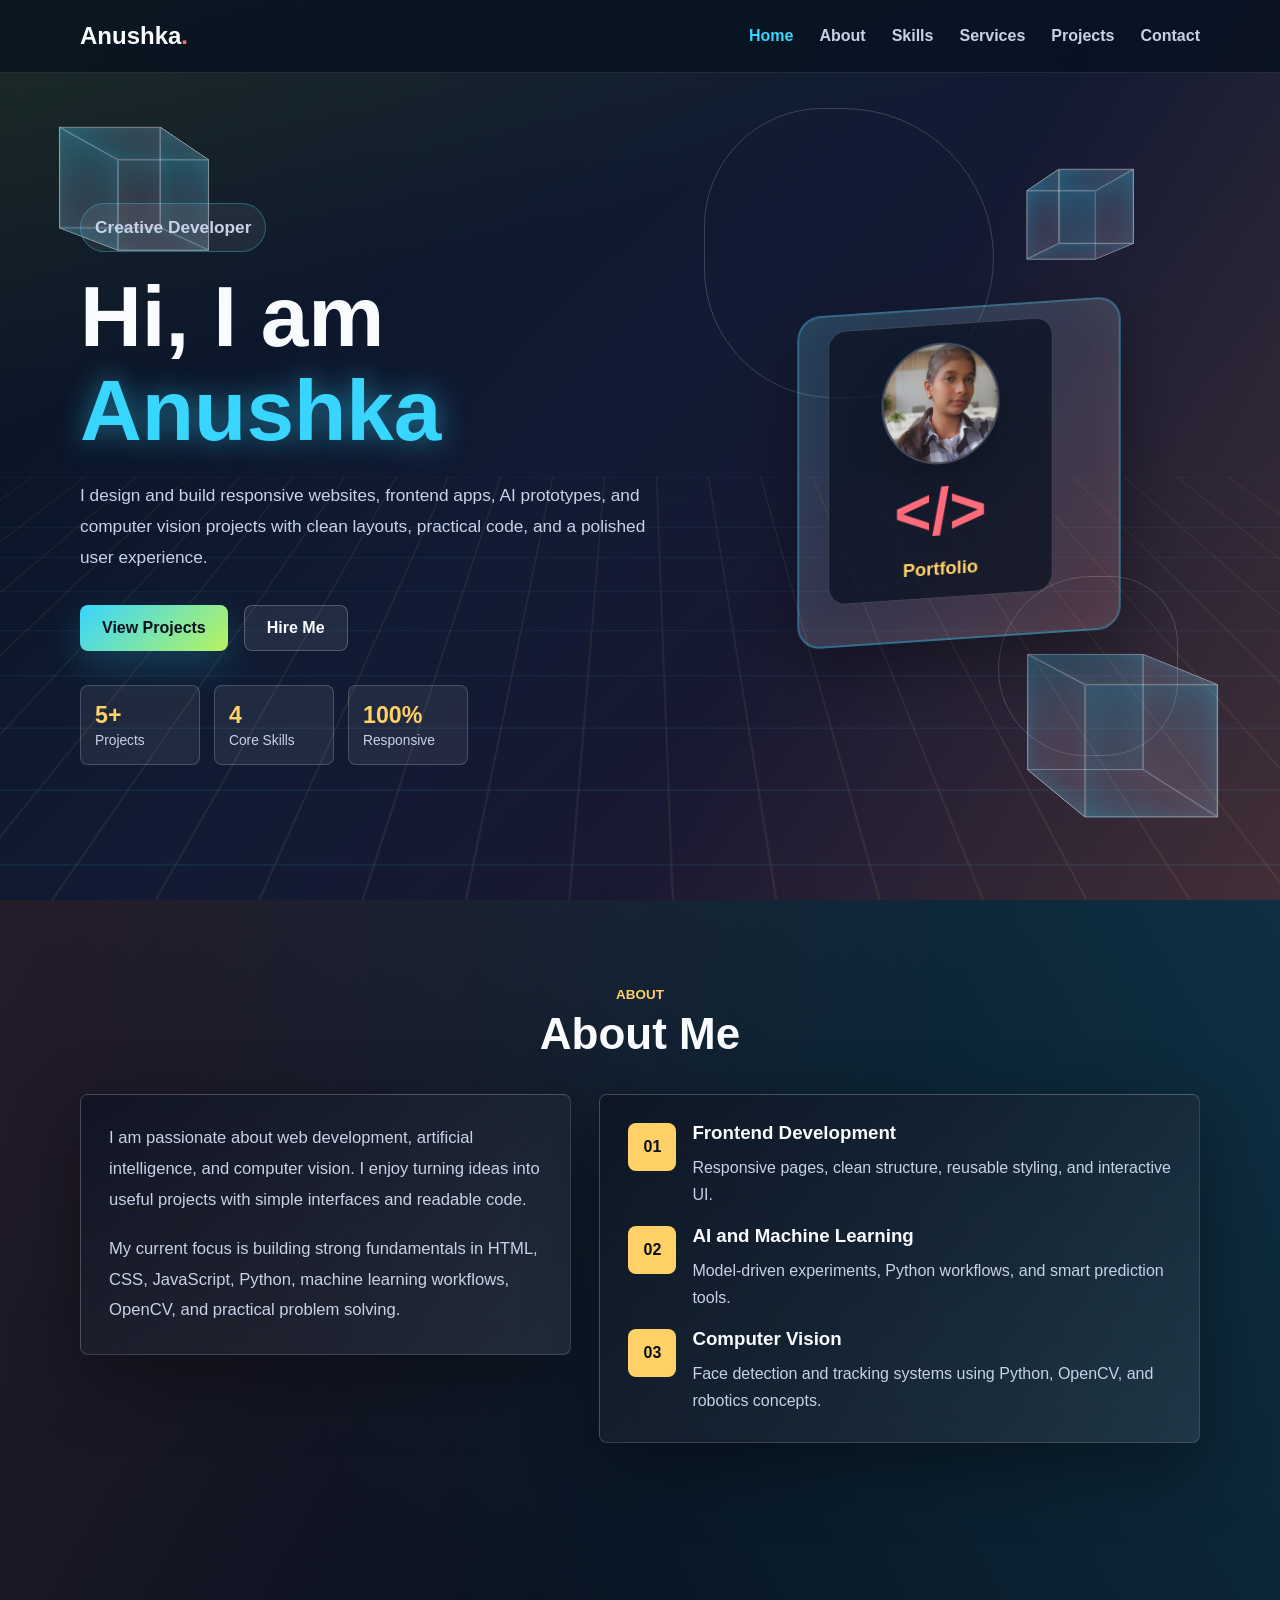
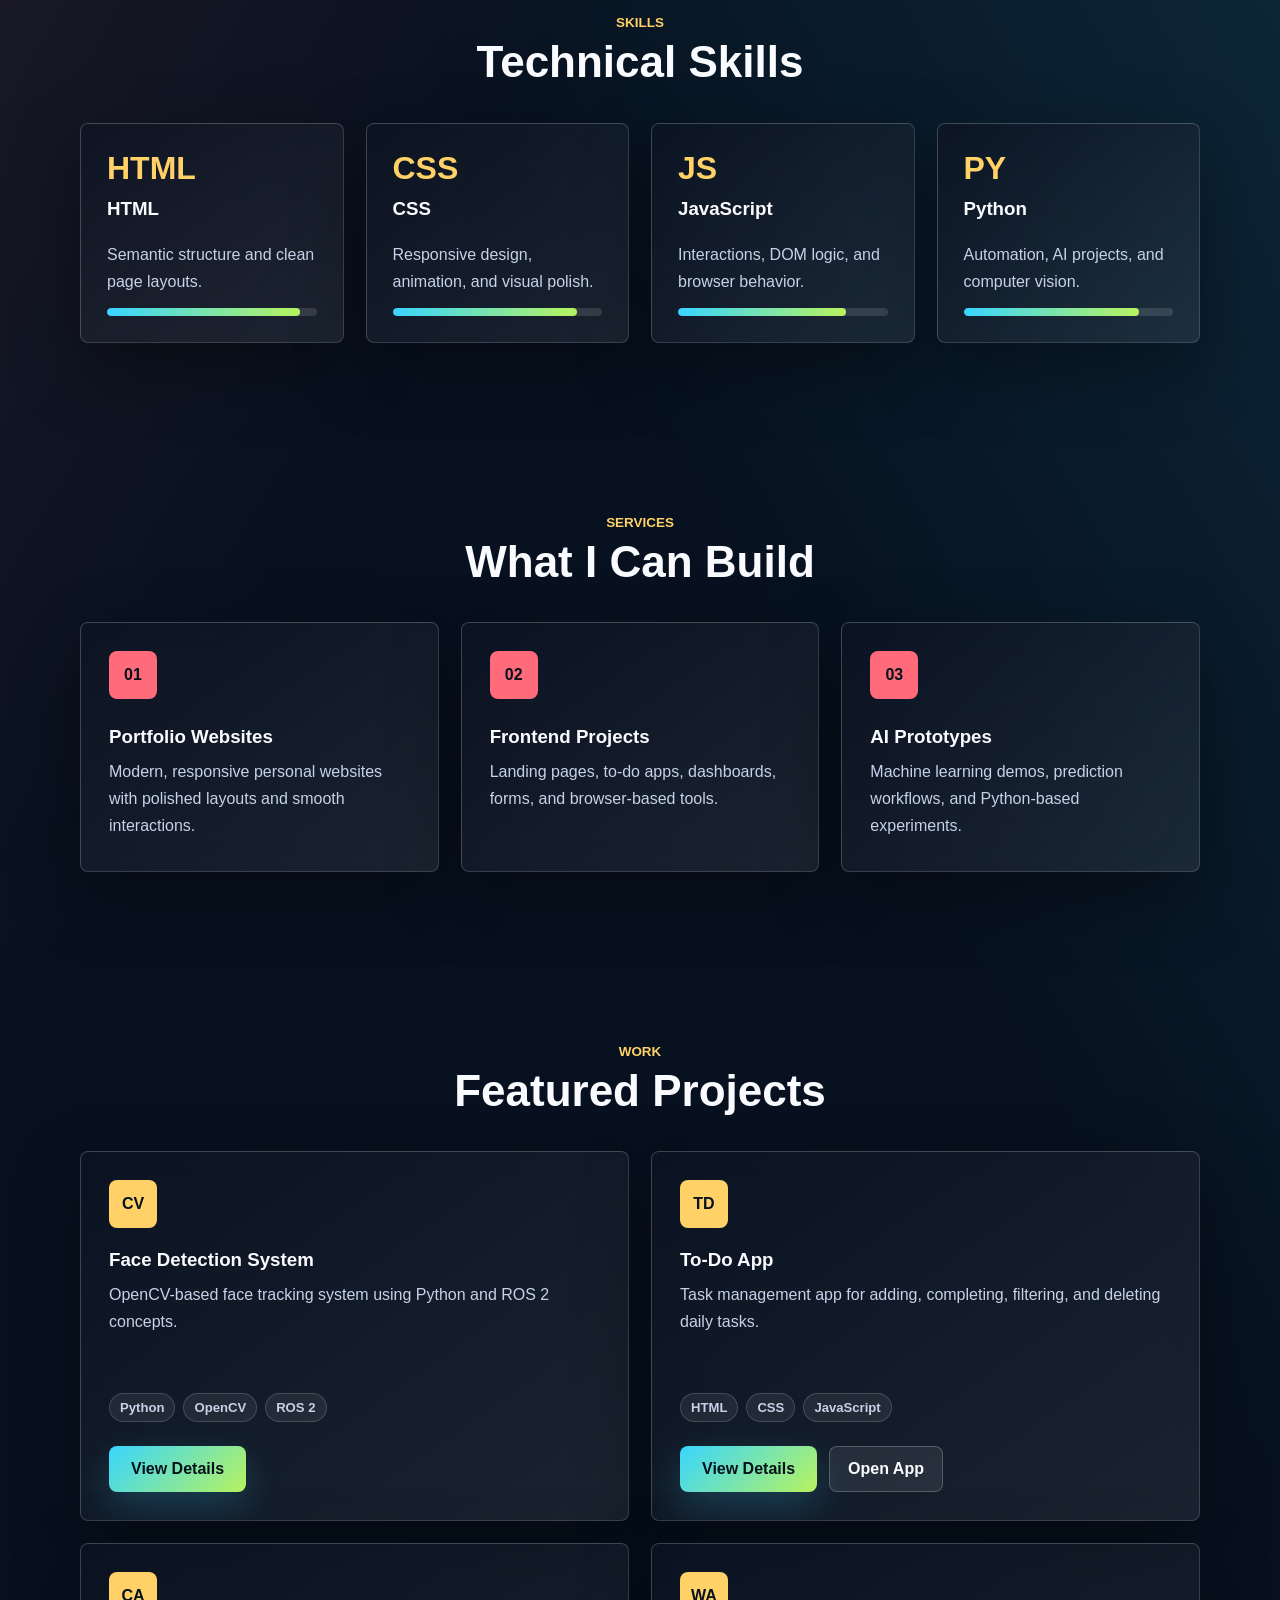
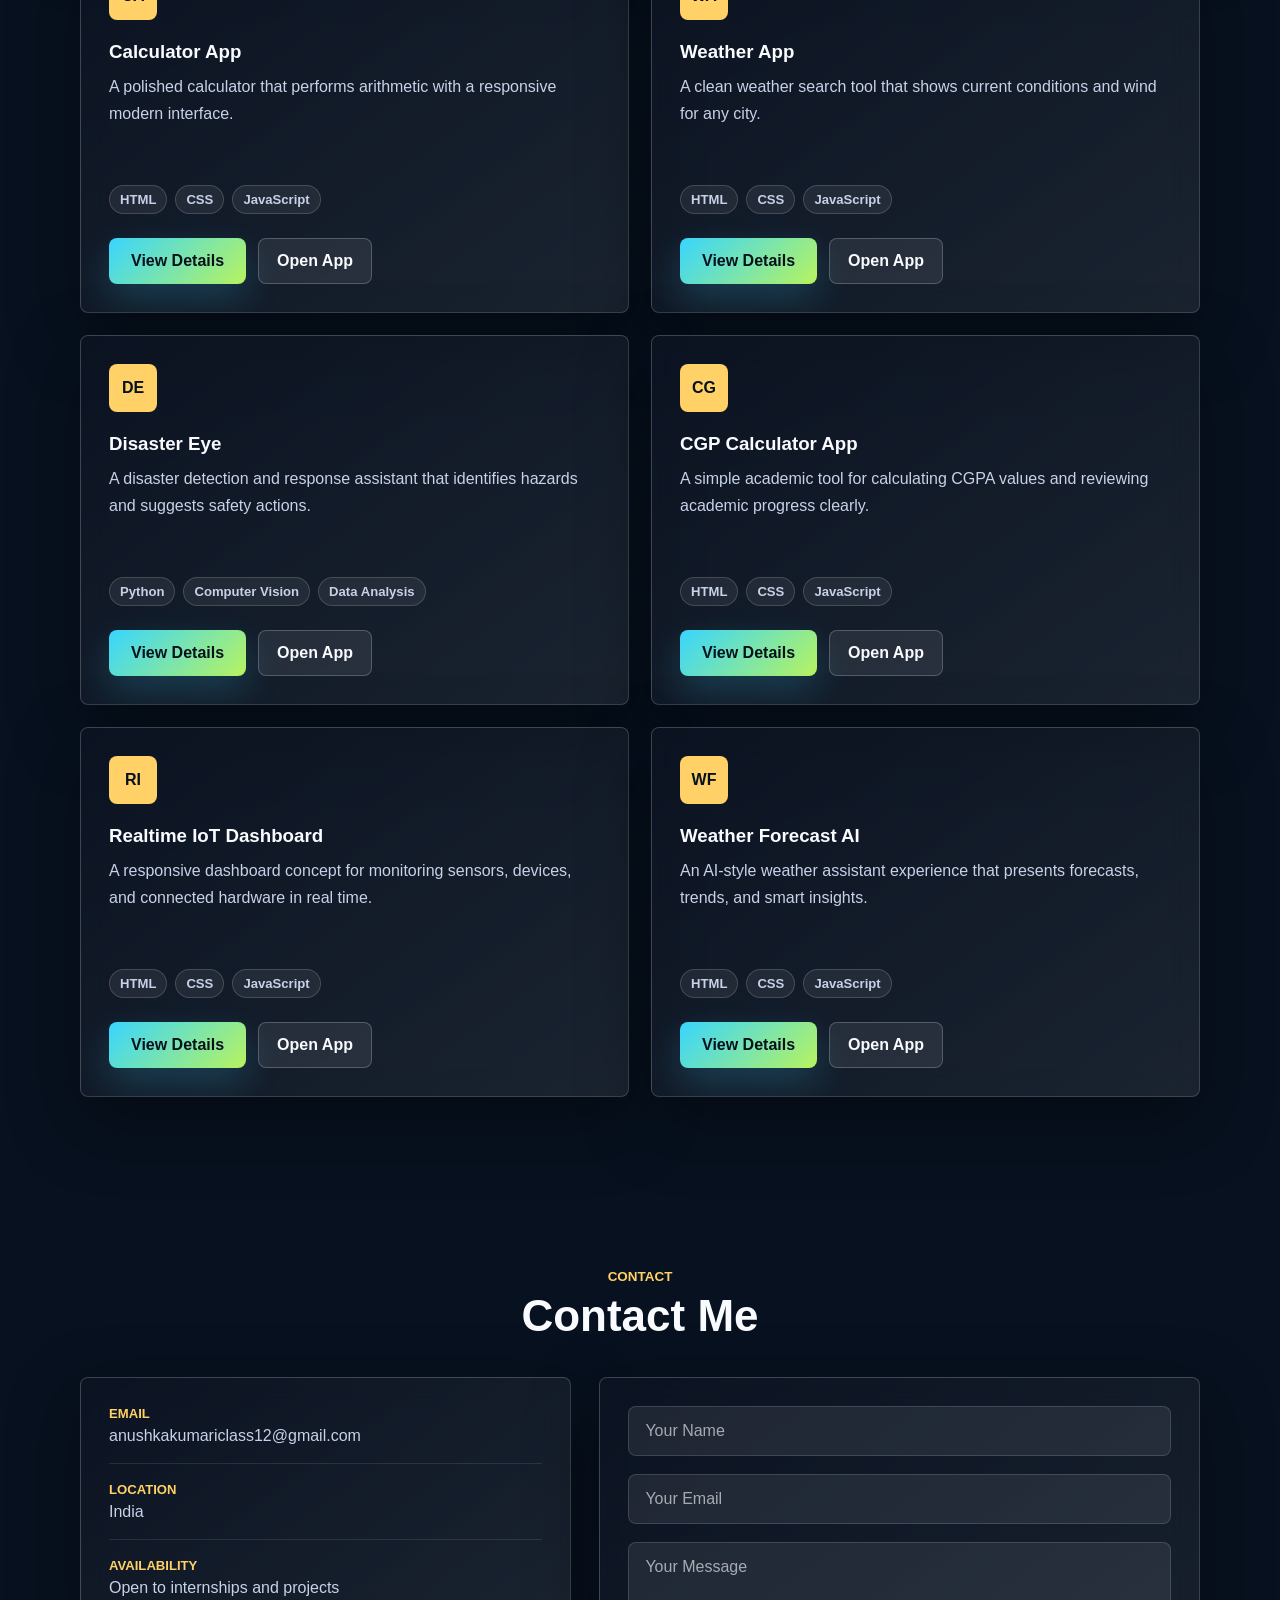
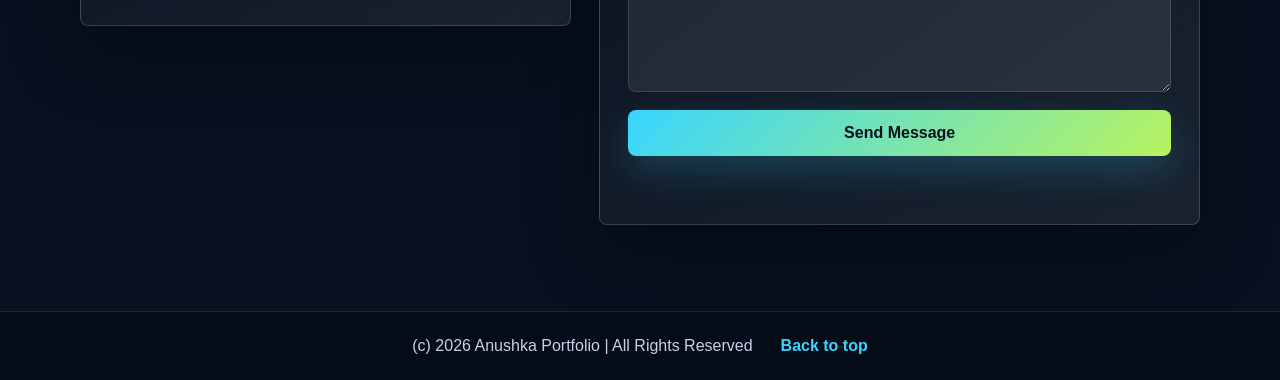
<file: index.html>
<!DOCTYPE html>
<html lang="en">
<head>
    <meta charset="UTF-8">
    <meta name="viewport" content="width=device-width, initial-scale=1.0">
    <meta name="description" content="Anushka portfolio website for web development, AI, machine learning, computer vision, and frontend projects.">
    <title>Anushka | Portfolio</title>
    <link rel="stylesheet" href="style.css">
</head>
<body>
    <div class="background-3d" aria-hidden="true">
        <div class="grid-floor"></div>
        <div class="orbital-ring ring-one"></div>
        <div class="orbital-ring ring-two"></div>

        <div class="cube cube-one">
            <span></span><span></span><span></span><span></span><span></span><span></span>
        </div>

        <div class="cube cube-two">
            <span></span><span></span><span></span><span></span><span></span><span></span>
        </div>

        <div class="cube cube-three">
            <span></span><span></span><span></span><span></span><span></span><span></span>
        </div>
    </div>

    <header class="site-header">
        <nav class="navbar" aria-label="Primary navigation">
            <a class="logo" href="#home">Anushka<span>.</span></a>

            <button class="menu-toggle" type="button" aria-label="Open navigation menu" aria-expanded="false">
                <span></span>
                <span></span>
                <span></span>
            </button>

            <ul class="nav-links">
                <li><a href="#home">Home</a></li>
                <li><a href="#about">About</a></li>
                <li><a href="#skills">Skills</a></li>
                <li><a href="#services">Services</a></li>
                <li><a href="#projects">Projects</a></li>
                <li><a href="#contact">Contact</a></li>
            </ul>
        </nav>
    </header>

    <main>
        <section class="hero reveal" id="home">
            <div class="hero-content">
                <p class="eyebrow">Creative Developer</p>
                <h1>Hi, I am <span>Anushka</span></h1>
                <p>
                    I design and build responsive websites, frontend apps, AI prototypes, and computer vision projects
                    with clean layouts, practical code, and a polished user experience.
                </p>

                <div class="hero-actions">
                    <a class="primary-btn" href="#projects">View Projects</a>
                    <a class="secondary-btn" href="#contact">Hire Me</a>
                </div>

                <div class="hero-stats" aria-label="Portfolio highlights">
                    <div>
                        <strong>5+</strong>
                        <span>Projects</span>
                    </div>
                    <div>
                        <strong>4</strong>
                        <span>Core Skills</span>
                    </div>
                    <div>
                        <strong>100%</strong>
                        <span>Responsive</span>
                    </div>
                </div>
            </div>

            <div class="hero-visual" aria-hidden="true">
                <div class="profile-ring">
                    <div class="profile-card">
                        <img class="profile-avatar" src="profile.jpg" alt="Profile image of Anushka" onerror="this.onerror=null; this.src='profile.svg';">
                        <span class="code-mark">&lt;/&gt;</span>
                        <span>Portfolio</span>
                    </div>
                </div>
            </div>
        </section>

        <section class="about reveal" id="about">
            <div class="section-heading">
                <p>About</p>
                <h2>About Me</h2>
            </div>

            <div class="about-grid">
                <div class="about-copy">
                    <p>
                        I am passionate about web development, artificial intelligence, and computer vision.
                        I enjoy turning ideas into useful projects with simple interfaces and readable code.
                    </p>
                    <p>
                        My current focus is building strong fundamentals in HTML, CSS, JavaScript, Python,
                        machine learning workflows, OpenCV, and practical problem solving.
                    </p>
                </div>

                <div class="timeline" aria-label="Learning path">
                    <div class="timeline-item">
                        <span>01</span>
                        <div>
                            <h3>Frontend Development</h3>
                            <p>Responsive pages, clean structure, reusable styling, and interactive UI.</p>
                        </div>
                    </div>
                    <div class="timeline-item">
                        <span>02</span>
                        <div>
                            <h3>AI and Machine Learning</h3>
                            <p>Model-driven experiments, Python workflows, and smart prediction tools.</p>
                        </div>
                    </div>
                    <div class="timeline-item">
                        <span>03</span>
                        <div>
                            <h3>Computer Vision</h3>
                            <p>Face detection and tracking systems using Python, OpenCV, and robotics concepts.</p>
                        </div>
                    </div>
                </div>
            </div>
        </section>

        <section class="skills reveal" id="skills">
            <div class="section-heading">
                <p>Skills</p>
                <h2>Technical Skills</h2>
            </div>

            <div class="skill-container">
                <article class="skill-card">
                    <span class="skill-symbol">HTML</span>
                    <h3>HTML</h3>
                    <p>Semantic structure and clean page layouts.</p>
                    <div class="skill-bar"><span style="width: 92%"></span></div>
                </article>

                <article class="skill-card">
                    <span class="skill-symbol">CSS</span>
                    <h3>CSS</h3>
                    <p>Responsive design, animation, and visual polish.</p>
                    <div class="skill-bar"><span style="width: 88%"></span></div>
                </article>

                <article class="skill-card">
                    <span class="skill-symbol">JS</span>
                    <h3>JavaScript</h3>
                    <p>Interactions, DOM logic, and browser behavior.</p>
                    <div class="skill-bar"><span style="width: 80%"></span></div>
                </article>

                <article class="skill-card">
                    <span class="skill-symbol">PY</span>
                    <h3>Python</h3>
                    <p>Automation, AI projects, and computer vision.</p>
                    <div class="skill-bar"><span style="width: 84%"></span></div>
                </article>
            </div>
        </section>

        <section class="services reveal" id="services">
            <div class="section-heading">
                <p>Services</p>
                <h2>What I Can Build</h2>
            </div>

            <div class="service-grid">
                <article class="service-card">
                    <span>01</span>
                    <h3>Portfolio Websites</h3>
                    <p>Modern, responsive personal websites with polished layouts and smooth interactions.</p>
                </article>

                <article class="service-card">
                    <span>02</span>
                    <h3>Frontend Projects</h3>
                    <p>Landing pages, to-do apps, dashboards, forms, and browser-based tools.</p>
                </article>

                <article class="service-card">
                    <span>03</span>
                    <h3>AI Prototypes</h3>
                    <p>Machine learning demos, prediction workflows, and Python-based experiments.</p>
                </article>
            </div>
        </section>

        <section class="projects reveal" id="projects">
            <div class="section-heading">
                <p>Work</p>
                <h2>Featured Projects</h2>
            </div>

            <div class="project-container">
                <article class="project-card">
                    <div class="project-icon">CV</div>
                    <h3>Face Detection System</h3>
                    <p>
                        OpenCV-based face tracking system using Python and ROS 2 concepts.
                    </p>
                    <ul>
                        <li>Python</li>
                        <li>OpenCV</li>
                        <li>ROS 2</li>
                    </ul>
                    <div class="project-actions">
                        <button type="button" data-project="face-detection">View Details</button>
                    </div>
                </article>

                <article class="project-card">
                    <div class="project-icon">TD</div>
                    <h3>To-Do App</h3>
                    <p>
                        Task management app for adding, completing, filtering, and deleting daily tasks.
                    </p>
                    <ul>
                        <li>HTML</li>
                        <li>CSS</li>
                        <li>JavaScript</li>
                    </ul>
                    <div class="project-actions">
                        <button type="button" data-project="todo-app">View Details</button>
                        <a class="project-link" href="todo-app.html">Open App</a>
                    </div>
                </article>

                <article class="project-card">
                    <div class="project-icon">CA</div>
                    <h3>Calculator App</h3>
                    <p>
                        A polished calculator that performs arithmetic with a responsive modern interface.
                    </p>
                    <ul>
                        <li>HTML</li>
                        <li>CSS</li>
                        <li>JavaScript</li>
                    </ul>
                    <div class="project-actions">
                        <button type="button" data-project="calculator-app">View Details</button>
                        <a class="project-link" href="calculator-app.html">Open App</a>
                    </div>
                </article>

                <article class="project-card">
                    <div class="project-icon">WA</div>
                    <h3>Weather App</h3>
                    <p>
                        A clean weather search tool that shows current conditions and wind for any city.
                    </p>
                    <ul>
                        <li>HTML</li>
                        <li>CSS</li>
                        <li>JavaScript</li>
                    </ul>
                    <div class="project-actions">
                        <button type="button" data-project="weather-app">View Details</button>
                        <a class="project-link" href="weather-app.html">Open App</a>
                    </div>
                </article>

                <article class="project-card">
                    <div class="project-icon">DE</div>
                    <h3>Disaster Eye</h3>
                    <p>
                        A disaster detection and response assistant that identifies hazards and suggests safety actions.
                    </p>
                    <ul>
                        <li>Python</li>
                        <li>Computer Vision</li>
                        <li>Data Analysis</li>
                    </ul>
                    <div class="project-actions">
                        <button type="button" data-project="disaster-eye">View Details</button>
                        <a class="project-link" href="disaster-eye.html">Open App</a>
                    </div>
                </article>

                <article class="project-card">
                    <div class="project-icon">CG</div>
                    <h3>CGP Calculator App</h3>
                    <p>
                        A simple academic tool for calculating CGPA values and reviewing academic progress clearly.
                    </p>
                    <ul>
                        <li>HTML</li>
                        <li>CSS</li>
                        <li>JavaScript</li>
                    </ul>
                    <div class="project-actions">
                        <button type="button" data-project="cgp-calculator">View Details</button>
                        <a class="project-link" href="cgp-calculator.html">Open App</a>
                    </div>
                </article>

                <article class="project-card">
                    <div class="project-icon">RI</div>
                    <h3>Realtime IoT Dashboard</h3>
                    <p>
                        A responsive dashboard concept for monitoring sensors, devices, and connected hardware in real time.
                    </p>
                    <ul>
                        <li>HTML</li>
                        <li>CSS</li>
                        <li>JavaScript</li>
                    </ul>
                    <div class="project-actions">
                        <button type="button" data-project="realtime-iot-dashboard">View Details</button>
                        <a class="project-link" href="realtime-iot-dashboard.html">Open App</a>
                    </div>
                </article>

                <article class="project-card">
                    <div class="project-icon">WF</div>
                    <h3>Weather Forecast AI</h3>
                    <p>
                        An AI-style weather assistant experience that presents forecasts, trends, and smart insights.
                    </p>
                    <ul>
                        <li>HTML</li>
                        <li>CSS</li>
                        <li>JavaScript</li>
                    </ul>
                    <div class="project-actions">
                        <button type="button" data-project="weather-forecast-ai">View Details</button>
                        <a class="project-link" href="weather-forecast-ai.html">Open App</a>
                    </div>
                </article>
            </div>
        </section>

        <section class="contact reveal" id="contact">
            <div class="section-heading">
                <p>Contact</p>
                <h2>Contact Me</h2>
            </div>

            <div class="contact-grid">
                <div class="contact-info">
                    <article>
                        <span>Email</span>
                        <a href="mailto:anushkakumariclass12@gmail.com">anushkakumariclass12@gmail.com</a>
                    </article>
                    <article>
                        <span>Location</span>
                        <p>India</p>
                    </article>
                    <article>
                        <span>Availability</span>
                        <p>Open to internships and projects</p>
                    </article>
                </div>

                <form>
                    <input type="text" name="name" placeholder="Your Name" required>
                    <input type="email" name="email" placeholder="Your Email" required>
                    <textarea name="message" placeholder="Your Message" required></textarea>
                    <button type="submit">Send Message</button>
                    <p class="form-status" role="status" aria-live="polite"></p>
                </form>
            </div>
        </section>
    </main>

    <div class="project-modal" aria-hidden="true">
        <div class="modal-panel" role="dialog" aria-modal="true" aria-labelledby="modal-title">
            <button class="modal-close" type="button" aria-label="Close project details">X</button>
            <span class="modal-tag"></span>
            <h2 id="modal-title"></h2>
            <p class="modal-description"></p>
            <div class="modal-list"></div>
        </div>
    </div>

    <footer>
        <p>(c) 2026 Anushka Portfolio | All Rights Reserved</p>
        <a href="#home">Back to top</a>
    </footer>

    <script src="script.js"></script>
</body>
</html>
</file>
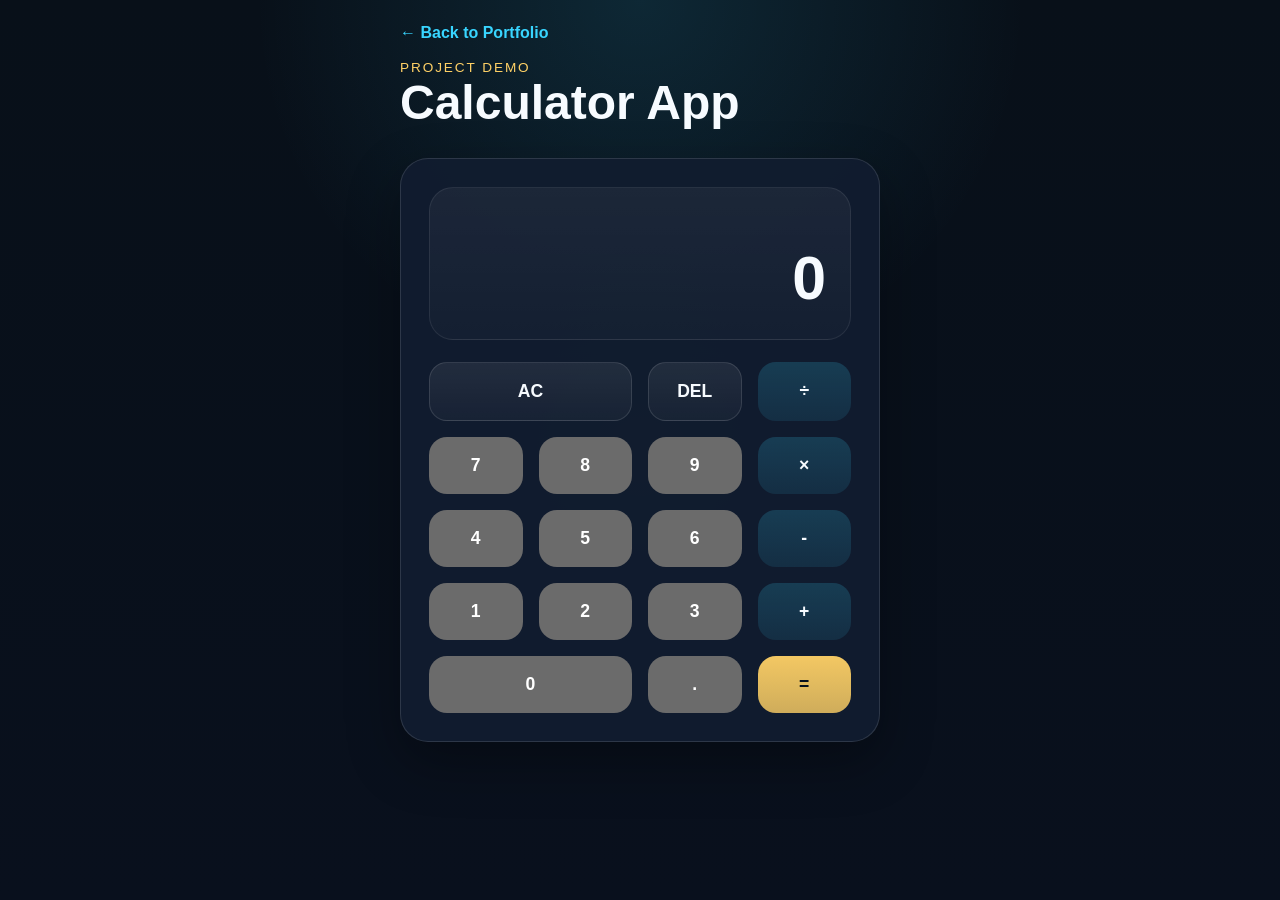
<file: calculator-app.html>
<!DOCTYPE html>
<html lang="en">
<head>
    <meta charset="UTF-8">
    <meta name="viewport" content="width=device-width, initial-scale=1.0">
    <meta name="description" content="A responsive calculator app built with HTML, CSS, and JavaScript for the portfolio website.">
    <title>Calculator App | Anushka Portfolio</title>
    <link rel="stylesheet" href="calculator-app.css">
</head>
<body>
    <main class="calculator-shell">
        <header class="calculator-header">
            <a class="back-link" href="index.html#projects">← Back to Portfolio</a>
            <div>
                <p>Project Demo</p>
                <h1>Calculator App</h1>
            </div>
        </header>

        <section class="calculator" aria-label="Calculator application">
            <div class="screen" aria-live="polite">
                <div class="previous-operand" data-previous-operand></div>
                <div class="current-operand" data-current-operand>0</div>
            </div>

            <div class="calculator-grid">
                <button class="span-two secondary" type="button" data-all-clear>AC</button>
                <button class="secondary" type="button" data-delete>DEL</button>
                <button class="operator" type="button" data-operation="÷">÷</button>
                <button type="button" data-number="7">7</button>
                <button type="button" data-number="8">8</button>
                <button type="button" data-number="9">9</button>
                <button class="operator" type="button" data-operation="×">×</button>
                <button type="button" data-number="4">4</button>
                <button type="button" data-number="5">5</button>
                <button type="button" data-number="6">6</button>
                <button class="operator" type="button" data-operation="-">-</button>
                <button type="button" data-number="1">1</button>
                <button type="button" data-number="2">2</button>
                <button type="button" data-number="3">3</button>
                <button class="operator" type="button" data-operation="+">+</button>
                <button class="span-two" type="button" data-number="0">0</button>
                <button type="button" data-number=".">.</button>
                <button class="operator equals" type="button" data-equals>=</button>
            </div>
        </section>
    </main>

    <script src="calculator-app.js"></script>
</body>
</html>
</file>
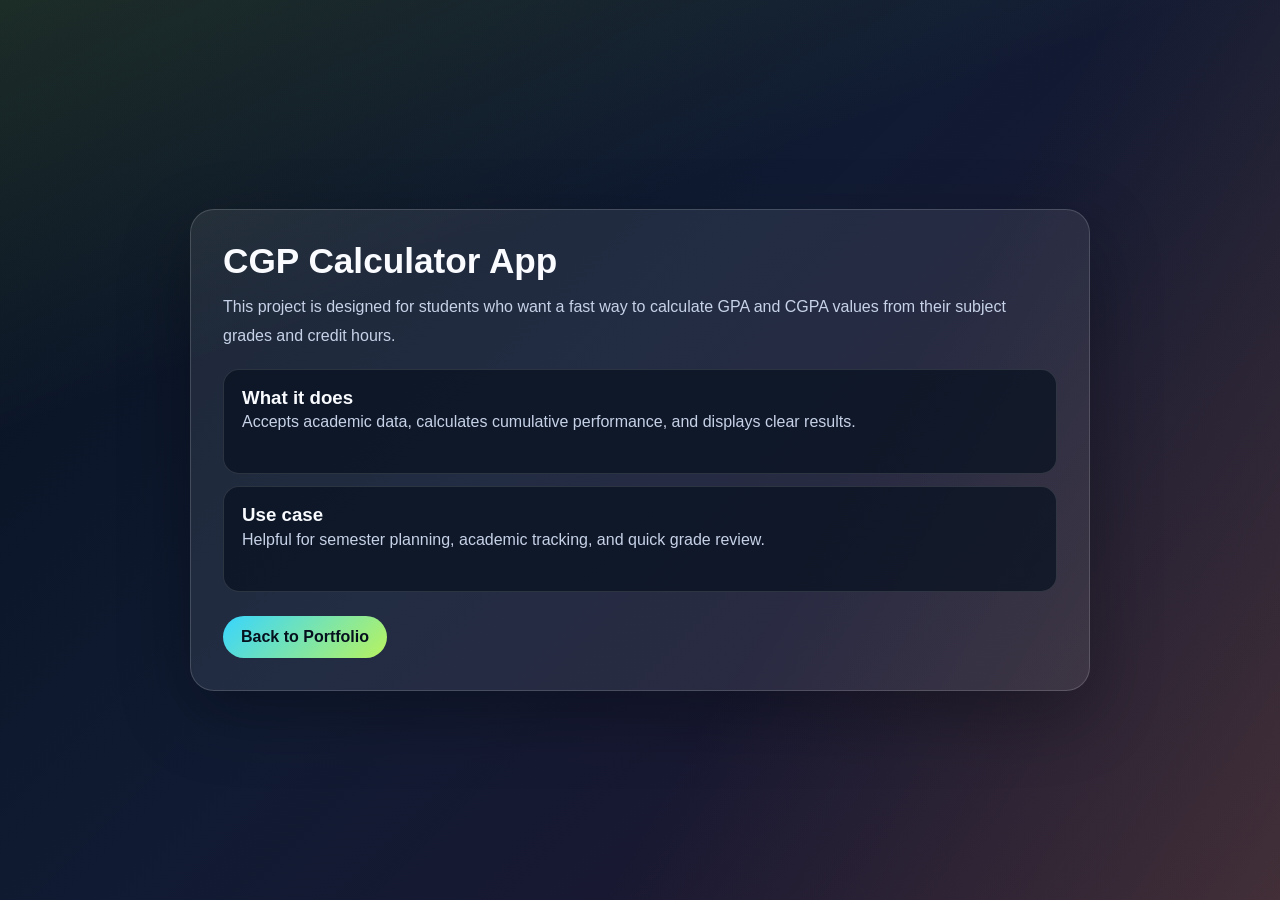
<file: cgp-calculator.html>
<!DOCTYPE html>
<html lang="en">
<head>
    <meta charset="UTF-8">
    <meta name="viewport" content="width=device-width, initial-scale=1.0">
    <title>CGP Calculator App | Anushka Portfolio</title>
    <link rel="stylesheet" href="style.css">
    <style>
        body { min-height: 100vh; display: flex; align-items: center; justify-content: center; padding: 32px; }
        .app-shell { width: min(900px, 100%); background: rgba(255,255,255,0.08); border: 1px solid rgba(255,255,255,0.16); border-radius: 24px; padding: 32px; box-shadow: 0 24px 70px rgba(0,0,0,0.3); }
        .app-shell h1 { margin-bottom: 12px; font-size: 2.2rem; }
        .app-shell p { color: var(--muted); line-height: 1.8; margin-bottom: 18px; }
        .card { padding: 18px; border-radius: 16px; background: rgba(7,17,31,0.7); border: 1px solid rgba(255,255,255,0.12); margin-top: 12px; }
        .back-link { display: inline-block; margin-top: 24px; padding: 12px 18px; border-radius: 999px; background: linear-gradient(135deg, var(--cyan), var(--lime)); color: #06111e; font-weight: 800; text-decoration: none; }
    </style>
</head>
<body>
    <div class="app-shell">
        <h1>CGP Calculator App</h1>
        <p>This project is designed for students who want a fast way to calculate GPA and CGPA values from their subject grades and credit hours.</p>
        <div class="card">
            <h3>What it does</h3>
            <p>Accepts academic data, calculates cumulative performance, and displays clear results.</p>
        </div>
        <div class="card">
            <h3>Use case</h3>
            <p>Helpful for semester planning, academic tracking, and quick grade review.</p>
        </div>
        <a class="back-link" href="index.html#projects">Back to Portfolio</a>
    </div>
</body>
</html>
</file>
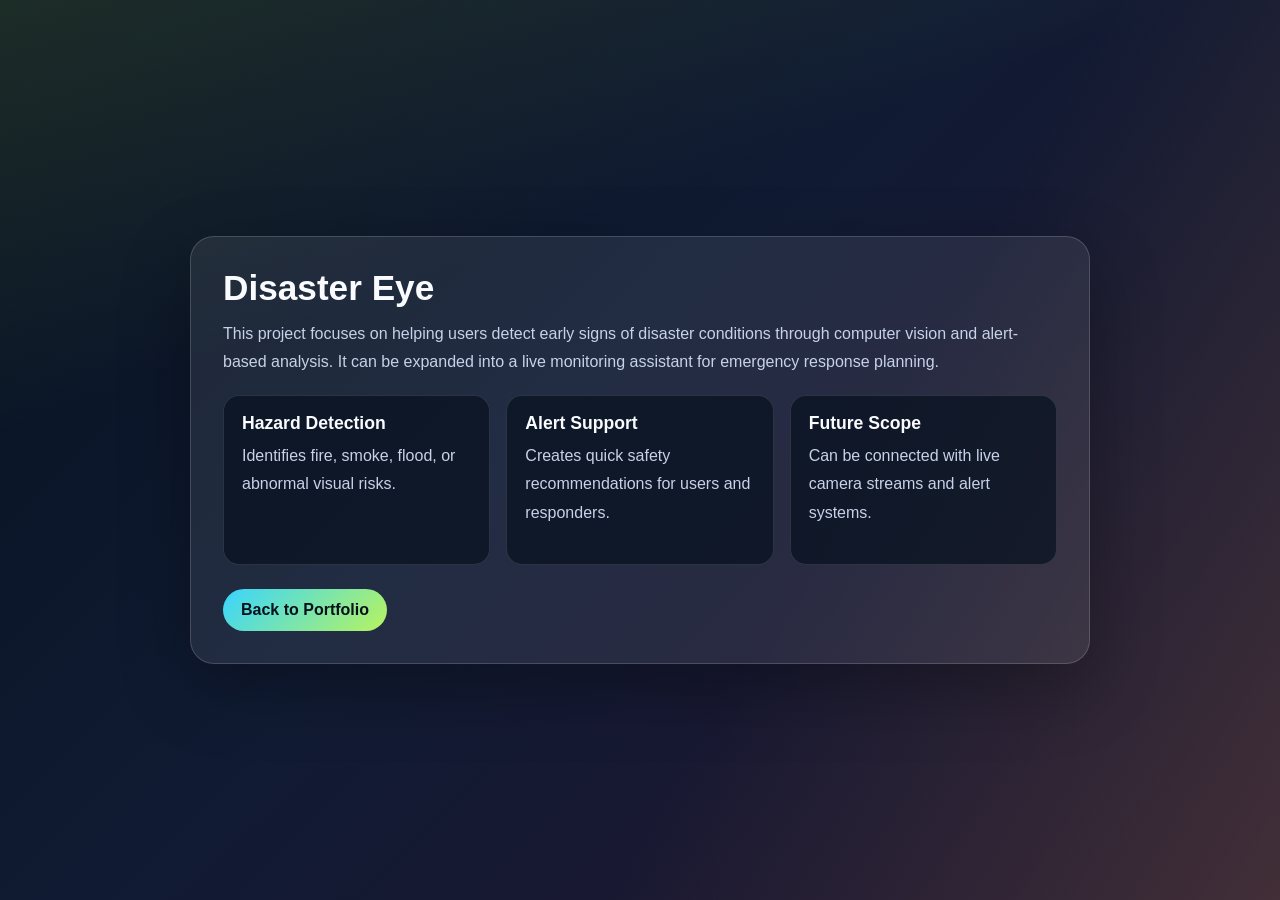
<file: disaster-eye.html>
<!DOCTYPE html>
<html lang="en">
<head>
    <meta charset="UTF-8">
    <meta name="viewport" content="width=device-width, initial-scale=1.0">
    <title>Disaster Eye | Anushka Portfolio</title>
    <link rel="stylesheet" href="style.css">
    <style>
        body {
            min-height: 100vh;
            display: flex;
            align-items: center;
            justify-content: center;
            padding: 32px;
        }
        .app-shell {
            width: min(900px, 100%);
            background: rgba(255, 255, 255, 0.08);
            border: 1px solid rgba(255,255,255,0.16);
            border-radius: 24px;
            padding: 32px;
            box-shadow: 0 24px 70px rgba(0,0,0,0.3);
        }
        .app-shell h1 { margin-bottom: 12px; font-size: 2.2rem; }
        .app-shell p { color: var(--muted); line-height: 1.8; margin-bottom: 18px; }
        .app-grid { display: grid; gap: 16px; grid-template-columns: repeat(auto-fit, minmax(220px, 1fr)); }
        .card { padding: 18px; border-radius: 16px; background: rgba(7, 17, 31, 0.7); border: 1px solid rgba(255,255,255,0.12); }
        .card h3 { margin-bottom: 8px; font-size: 1.1rem; }
        .back-link { display: inline-block; margin-top: 24px; padding: 12px 18px; border-radius: 999px; background: linear-gradient(135deg, var(--cyan), var(--lime)); color: #06111e; font-weight: 800; text-decoration: none; }
    </style>
</head>
<body>
    <div class="app-shell">
        <h1>Disaster Eye</h1>
        <p>This project focuses on helping users detect early signs of disaster conditions through computer vision and alert-based analysis. It can be expanded into a live monitoring assistant for emergency response planning.</p>
        <div class="app-grid">
            <div class="card">
                <h3>Hazard Detection</h3>
                <p>Identifies fire, smoke, flood, or abnormal visual risks.</p>
            </div>
            <div class="card">
                <h3>Alert Support</h3>
                <p>Creates quick safety recommendations for users and responders.</p>
            </div>
            <div class="card">
                <h3>Future Scope</h3>
                <p>Can be connected with live camera streams and alert systems.</p>
            </div>
        </div>
        <a class="back-link" href="index.html#projects">Back to Portfolio</a>
    </div>
</body>
</html>
</file>
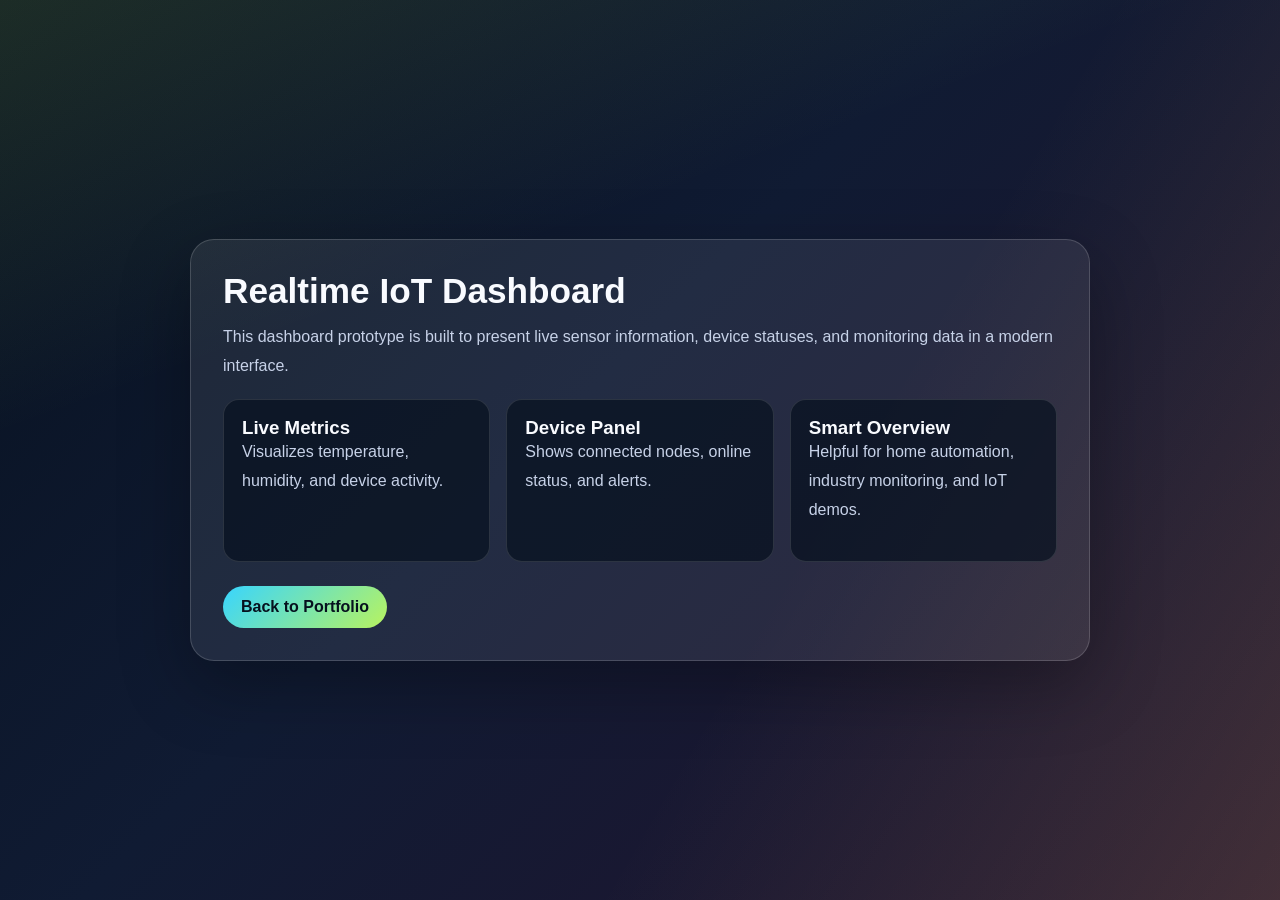
<file: realtime-iot-dashboard.html>
<!DOCTYPE html>
<html lang="en">
<head>
    <meta charset="UTF-8">
    <meta name="viewport" content="width=device-width, initial-scale=1.0">
    <title>Realtime IoT Dashboard | Anushka Portfolio</title>
    <link rel="stylesheet" href="style.css">
    <style>
        body { min-height: 100vh; display: flex; align-items: center; justify-content: center; padding: 32px; }
        .app-shell { width: min(900px, 100%); background: rgba(255,255,255,0.08); border: 1px solid rgba(255,255,255,0.16); border-radius: 24px; padding: 32px; box-shadow: 0 24px 70px rgba(0,0,0,0.3); }
        .app-shell h1 { margin-bottom: 12px; font-size: 2.2rem; }
        .app-shell p { color: var(--muted); line-height: 1.8; margin-bottom: 18px; }
        .grid { display: grid; gap: 16px; grid-template-columns: repeat(auto-fit, minmax(200px, 1fr)); }
        .card { padding: 18px; border-radius: 16px; background: rgba(7,17,31,0.7); border: 1px solid rgba(255,255,255,0.12); }
        .back-link { display: inline-block; margin-top: 24px; padding: 12px 18px; border-radius: 999px; background: linear-gradient(135deg, var(--cyan), var(--lime)); color: #06111e; font-weight: 800; text-decoration: none; }
    </style>
</head>
<body>
    <div class="app-shell">
        <h1>Realtime IoT Dashboard</h1>
        <p>This dashboard prototype is built to present live sensor information, device statuses, and monitoring data in a modern interface.</p>
        <div class="grid">
            <div class="card"><h3>Live Metrics</h3><p>Visualizes temperature, humidity, and device activity.</p></div>
            <div class="card"><h3>Device Panel</h3><p>Shows connected nodes, online status, and alerts.</p></div>
            <div class="card"><h3>Smart Overview</h3><p>Helpful for home automation, industry monitoring, and IoT demos.</p></div>
        </div>
        <a class="back-link" href="index.html#projects">Back to Portfolio</a>
    </div>
</body>
</html>
</file>
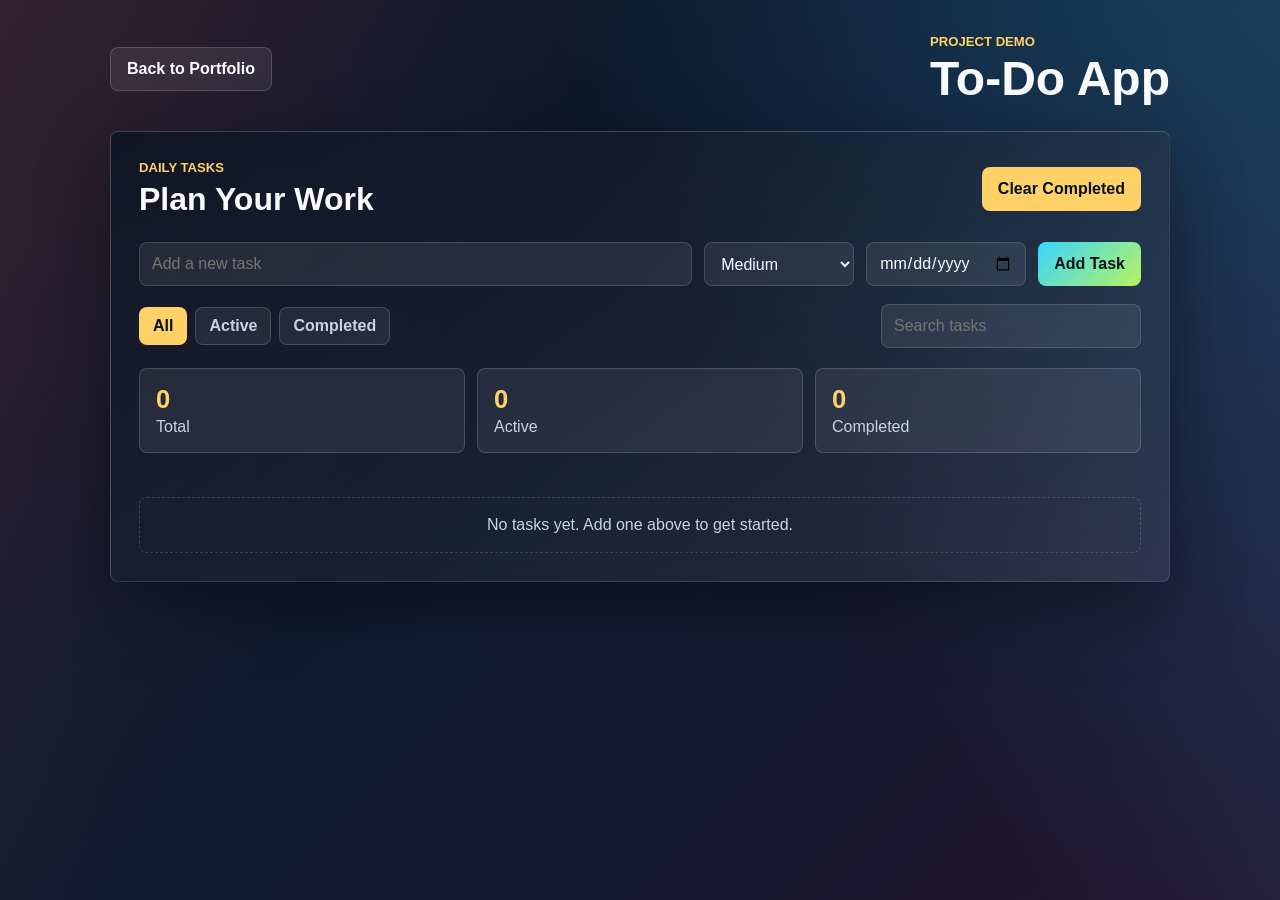
<file: todo-app.html>
<!DOCTYPE html>
<html lang="en">
<head>
    <meta charset="UTF-8">
    <meta name="viewport" content="width=device-width, initial-scale=1.0">
    <meta name="description" content="A responsive To-Do App project with task filters, priorities, due dates, and local storage.">
    <title>To-Do App | Anushka Portfolio</title>
    <link rel="stylesheet" href="todo-app.css">
</head>
<body>
    <main class="todo-shell">
        <header class="todo-header">
            <a href="index.html#projects">Back to Portfolio</a>
            <div>
                <p>Project Demo</p>
                <h1>To-Do App</h1>
            </div>
        </header>

        <section class="todo-panel" aria-labelledby="todo-form-title">
            <div class="panel-heading">
                <div>
                    <p>Daily Tasks</p>
                    <h2 id="todo-form-title">Plan Your Work</h2>
                </div>
                <button class="clear-completed" type="button">Clear Completed</button>
            </div>

            <form class="todo-form">
                <input type="text" name="task" placeholder="Add a new task" autocomplete="off" required>
                <select name="priority" aria-label="Task priority">
                    <option value="medium">Medium</option>
                    <option value="high">High</option>
                    <option value="low">Low</option>
                </select>
                <input type="date" name="dueDate" aria-label="Due date">
                <button type="submit">Add Task</button>
            </form>

            <div class="todo-tools">
                <div class="filters" aria-label="Task filters">
                    <button class="active" type="button" data-filter="all">All</button>
                    <button type="button" data-filter="active">Active</button>
                    <button type="button" data-filter="completed">Completed</button>
                </div>
                <input class="search-input" type="search" placeholder="Search tasks" aria-label="Search tasks">
            </div>

            <div class="todo-stats" aria-label="Task summary">
                <div>
                    <strong data-stat="total">0</strong>
                    <span>Total</span>
                </div>
                <div>
                    <strong data-stat="active">0</strong>
                    <span>Active</span>
                </div>
                <div>
                    <strong data-stat="completed">0</strong>
                    <span>Completed</span>
                </div>
            </div>

            <ul class="task-list" aria-live="polite"></ul>
            <p class="empty-state">No tasks yet. Add one above to get started.</p>
        </section>
    </main>

    <script src="todo-app.js"></script>
</body>
</html>
</file>
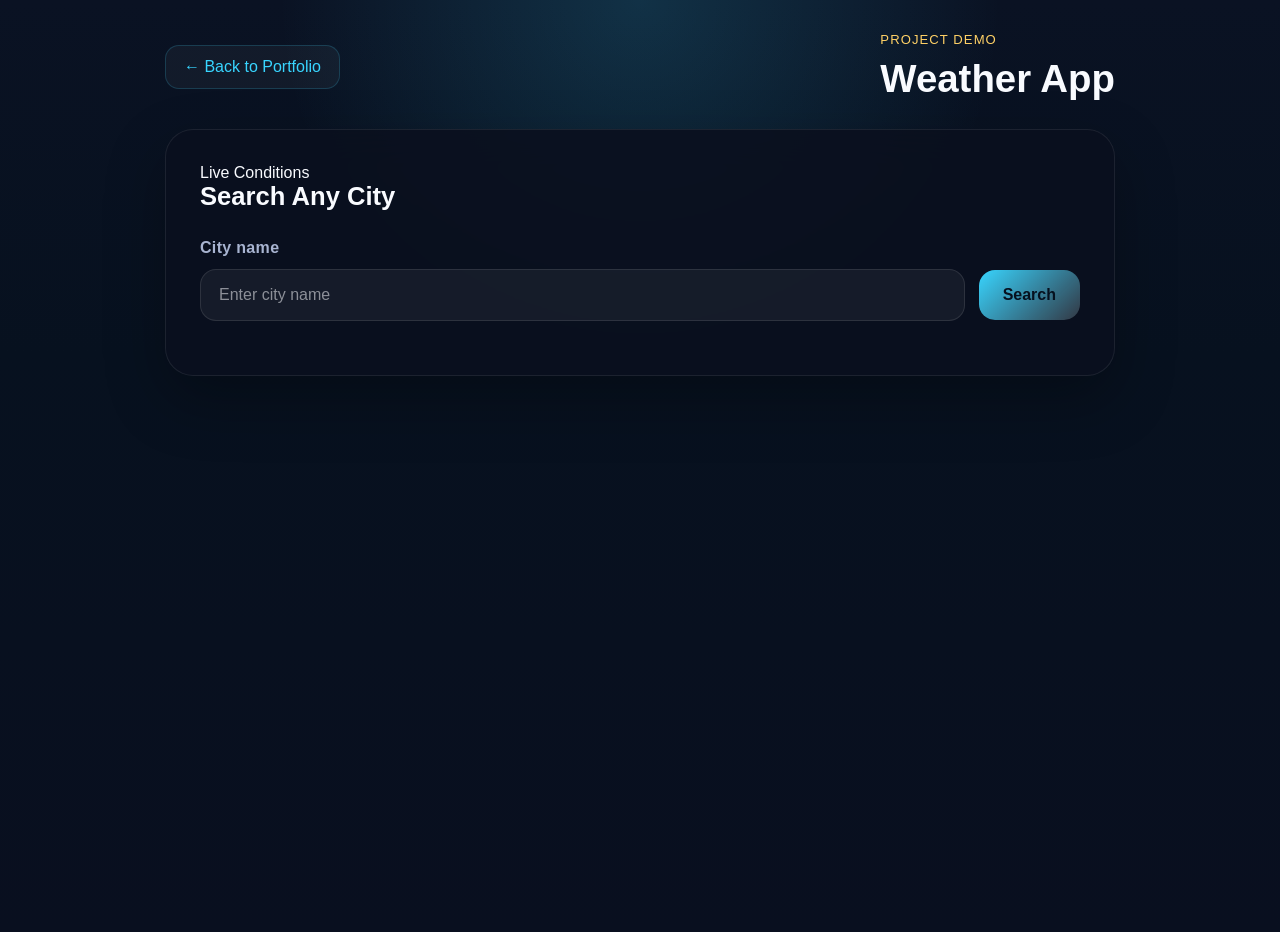
<file: weather-app.html>
<!DOCTYPE html>
<html lang="en">
<head>
    <meta charset="UTF-8">
    <meta name="viewport" content="width=device-width, initial-scale=1.0">
    <meta name="description" content="A weather search app that displays current conditions for cities worldwide as part of Anushka's portfolio.">
    <title>Weather App | Anushka Portfolio</title>
    <link rel="stylesheet" href="weather-app.css">
</head>
<body>
    <main class="weather-shell">
        <header class="weather-header">
            <a class="back-link" href="index.html#projects">← Back to Portfolio</a>
            <div>
                <p>Project Demo</p>
                <h1>Weather App</h1>
            </div>
        </header>

        <section class="weather-panel" aria-labelledby="weather-title">
            <div class="panel-heading">
                <div>
                    <p>Live Conditions</p>
                    <h2 id="weather-title">Search Any City</h2>
                </div>
            </div>

            <form class="weather-form" aria-label="Search weather by city">
                <label for="city">City name</label>
                <div class="input-group">
                    <input id="city" name="city" type="search" placeholder="Enter city name" autocomplete="off" required>
                    <button type="submit">Search</button>
                </div>
            </form>

            <div class="weather-card hidden" aria-live="polite">
                <div class="weather-summary">
                    <div>
                        <p class="location-name"></p>
                        <span class="weather-time"></span>
                    </div>
                    <div class="weather-temp"></div>
                </div>

                <p class="weather-description"></p>

                <div class="weather-meta">
                    <div>
                        <span>Wind</span>
                        <strong class="weather-wind"></strong>
                    </div>
                    <div>
                        <span>Humidity</span>
                        <strong class="weather-humidity"></strong>
                    </div>
                    <div>
                        <span>Condition</span>
                        <strong class="weather-condition"></strong>
                    </div>
                </div>
            </div>

            <p class="weather-error" role="status"></p>
        </section>
    </main>

    <script src="weather-app.js"></script>
</body>
</html>
</file>
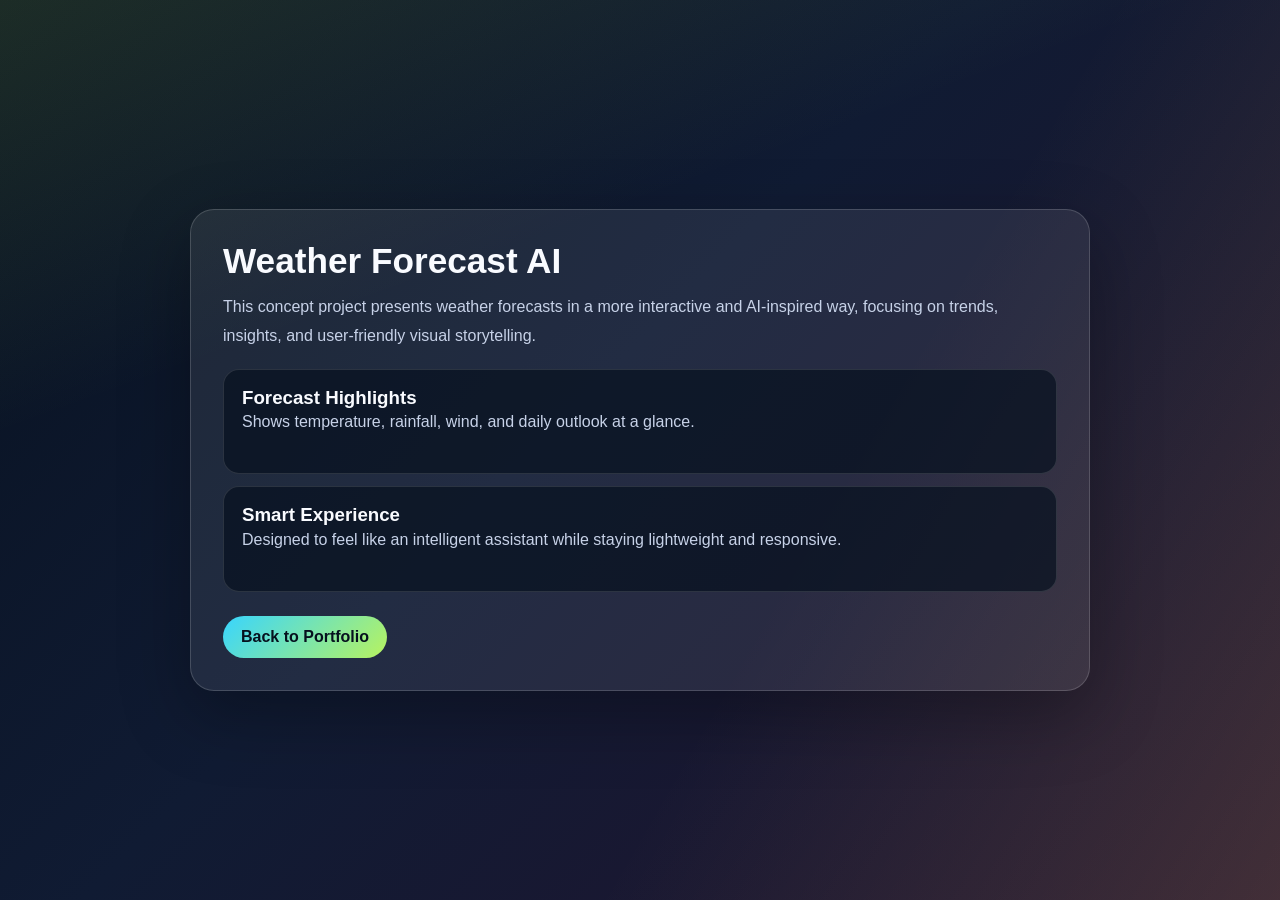
<file: weather-forecast-ai.html>
<!DOCTYPE html>
<html lang="en">
<head>
    <meta charset="UTF-8">
    <meta name="viewport" content="width=device-width, initial-scale=1.0">
    <title>Weather Forecast AI | Anushka Portfolio</title>
    <link rel="stylesheet" href="style.css">
    <style>
        body { min-height: 100vh; display: flex; align-items: center; justify-content: center; padding: 32px; }
        .app-shell { width: min(900px, 100%); background: rgba(255,255,255,0.08); border: 1px solid rgba(255,255,255,0.16); border-radius: 24px; padding: 32px; box-shadow: 0 24px 70px rgba(0,0,0,0.3); }
        .app-shell h1 { margin-bottom: 12px; font-size: 2.2rem; }
        .app-shell p { color: var(--muted); line-height: 1.8; margin-bottom: 18px; }
        .card { padding: 18px; border-radius: 16px; background: rgba(7,17,31,0.7); border: 1px solid rgba(255,255,255,0.12); margin-top: 12px; }
        .back-link { display: inline-block; margin-top: 24px; padding: 12px 18px; border-radius: 999px; background: linear-gradient(135deg, var(--cyan), var(--lime)); color: #06111e; font-weight: 800; text-decoration: none; }
    </style>
</head>
<body>
    <div class="app-shell">
        <h1>Weather Forecast AI</h1>
        <p>This concept project presents weather forecasts in a more interactive and AI-inspired way, focusing on trends, insights, and user-friendly visual storytelling.</p>
        <div class="card">
            <h3>Forecast Highlights</h3>
            <p>Shows temperature, rainfall, wind, and daily outlook at a glance.</p>
        </div>
        <div class="card">
            <h3>Smart Experience</h3>
            <p>Designed to feel like an intelligent assistant while staying lightweight and responsive.</p>
        </div>
        <a class="back-link" href="index.html#projects">Back to Portfolio</a>
    </div>
</body>
</html>
</file>
<file: style.css>
:root {
    --ink: #f9fbff;
    --muted: #c7d2e8;
    --panel: rgba(13, 20, 35, 0.76);
    --panel-soft: rgba(255, 255, 255, 0.08);
    --cyan: #38d5ff;
    --coral: #ff6b7a;
    --lime: #b8f35f;
    --gold: #ffd166;
    --deep: #07111f;
    --line: rgba(255, 255, 255, 0.18);
    --shadow: 0 24px 70px rgba(0, 0, 0, 0.36);
}

* {
    margin: 0;
    padding: 0;
    box-sizing: border-box;
}

html {
    scroll-behavior: smooth;
    scroll-padding-top: 90px;
}

body {
    min-height: 100vh;
    color: var(--ink);
    font-family: "Segoe UI", Arial, sans-serif;
    background:
        linear-gradient(120deg, rgba(255, 107, 122, 0.18), transparent 36%),
        linear-gradient(240deg, rgba(56, 213, 255, 0.22), transparent 42%),
        var(--deep);
    overflow-x: hidden;
}

body::before {
    content: "";
    position: fixed;
    inset: 0;
    z-index: -4;
    background:
        linear-gradient(160deg, rgba(184, 243, 95, 0.12) 0%, transparent 32%),
        linear-gradient(300deg, rgba(255, 209, 102, 0.14) 0%, transparent 38%),
        linear-gradient(135deg, #07111f 0%, #101b33 45%, #231430 100%);
}

body.menu-open,
body.modal-open {
    overflow: hidden;
}

a {
    color: inherit;
}

button,
input,
textarea {
    font: inherit;
}

.background-3d {
    position: fixed;
    inset: 0;
    z-index: -3;
    overflow: hidden;
    perspective: 900px;
    pointer-events: none;
}

.grid-floor {
    position: absolute;
    left: 50%;
    bottom: -18%;
    width: 160vw;
    height: 65vh;
    background-image:
        linear-gradient(rgba(56, 213, 255, 0.2) 1px, transparent 1px),
        linear-gradient(90deg, rgba(255, 209, 102, 0.2) 1px, transparent 1px);
    background-size: 52px 52px;
    transform: translateX(-50%) rotateX(66deg);
    transform-origin: center top;
    opacity: 0.45;
    animation: gridMove 7s linear infinite;
}

.orbital-ring {
    position: absolute;
    border: 1px solid rgba(255, 255, 255, 0.18);
    transform-style: preserve-3d;
    animation: orbit 18s linear infinite;
}

.ring-one {
    top: 12%;
    left: 55%;
    width: 290px;
    height: 290px;
    border-radius: 44% 56% 52% 48%;
}

.ring-two {
    right: 8%;
    bottom: 16%;
    width: 180px;
    height: 180px;
    border-radius: 58% 42% 46% 54%;
    animation-duration: 24s;
    animation-direction: reverse;
}

.cube {
    --size: 96px;
    position: absolute;
    width: var(--size);
    height: var(--size);
    transform-style: preserve-3d;
    animation: spinCube 14s linear infinite;
}

.cube span {
    position: absolute;
    inset: 0;
    border: 1px solid rgba(255, 255, 255, 0.34);
    background: linear-gradient(135deg, rgba(56, 213, 255, 0.16), rgba(255, 107, 122, 0.1));
    box-shadow: inset 0 0 34px rgba(56, 213, 255, 0.1);
}

.cube span:nth-child(1) { transform: translateZ(calc(var(--size) / 2)); }
.cube span:nth-child(2) { transform: rotateY(90deg) translateZ(calc(var(--size) / 2)); }
.cube span:nth-child(3) { transform: rotateY(180deg) translateZ(calc(var(--size) / 2)); }
.cube span:nth-child(4) { transform: rotateY(-90deg) translateZ(calc(var(--size) / 2)); }
.cube span:nth-child(5) { transform: rotateX(90deg) translateZ(calc(var(--size) / 2)); }
.cube span:nth-child(6) { transform: rotateX(-90deg) translateZ(calc(var(--size) / 2)); }

.cube-one {
    top: 16%;
    left: 7%;
}

.cube-two {
    --size: 72px;
    top: 20%;
    right: 13%;
    animation-duration: 17s;
    animation-direction: reverse;
}

.cube-three {
    --size: 124px;
    right: 8%;
    bottom: 12%;
    animation-duration: 22s;
}

.site-header {
    position: sticky;
    top: 0;
    z-index: 20;
    background: rgba(7, 17, 31, 0.78);
    border-bottom: 1px solid rgba(255, 255, 255, 0.1);
    backdrop-filter: blur(18px);
}

.navbar {
    width: min(1120px, calc(100% - 32px));
    min-height: 72px;
    margin: 0 auto;
    display: flex;
    align-items: center;
    justify-content: space-between;
    gap: 20px;
}

.logo {
    color: var(--ink);
    font-size: 1.5rem;
    font-weight: 900;
    text-decoration: none;
}

.logo span {
    color: var(--coral);
}

.nav-links {
    display: flex;
    align-items: center;
    gap: 26px;
    list-style: none;
}

.nav-links a {
    color: var(--muted);
    text-decoration: none;
    font-weight: 700;
    transition: color 0.2s ease;
}

.nav-links a:hover,
.nav-links a.active {
    color: var(--cyan);
}

.menu-toggle {
    width: 46px;
    height: 42px;
    display: none;
    flex-direction: column;
    align-items: center;
    justify-content: center;
    gap: 5px;
    border: 1px solid var(--line);
    border-radius: 8px;
    background: rgba(255, 255, 255, 0.07);
    cursor: pointer;
}

.menu-toggle span {
    width: 20px;
    height: 2px;
    display: block;
    background: var(--ink);
    transition: transform 0.2s ease, opacity 0.2s ease;
}

.menu-toggle[aria-expanded="true"] span:nth-child(1) {
    transform: translateY(7px) rotate(45deg);
}

.menu-toggle[aria-expanded="true"] span:nth-child(2) {
    opacity: 0;
}

.menu-toggle[aria-expanded="true"] span:nth-child(3) {
    transform: translateY(-7px) rotate(-45deg);
}

main {
    position: relative;
    z-index: 1;
}

section {
    width: min(1120px, calc(100% - 32px));
    margin: 0 auto;
    padding: 86px 0;
}

.section-heading {
    margin-bottom: 36px;
    text-align: center;
}

.section-heading p {
    color: var(--gold);
    font-size: 0.84rem;
    font-weight: 900;
    letter-spacing: 0;
    text-transform: uppercase;
}

h1,
h2,
h3 {
    line-height: 1.1;
}

h2 {
    margin-top: 8px;
    font-size: 2.75rem;
}

.hero {
    min-height: calc(100vh - 72px);
    display: grid;
    grid-template-columns: minmax(0, 1.1fr) minmax(280px, 0.9fr);
    align-items: center;
    gap: 48px;
    padding-top: 58px;
}

.eyebrow {
    width: fit-content;
    margin-bottom: 18px;
    padding: 8px 14px;
    border: 1px solid rgba(56, 213, 255, 0.32);
    border-radius: 999px;
    color: var(--gold);
    background: rgba(255, 255, 255, 0.07);
    font-size: 0.88rem;
    font-weight: 800;
}

.hero h1 {
    max-width: 720px;
    font-size: 5.35rem;
}

.hero h1 span {
    color: var(--cyan);
    text-shadow: 0 0 28px rgba(56, 213, 255, 0.52);
}

.hero p {
    max-width: 650px;
    margin-top: 22px;
    color: var(--muted);
    font-size: 1.08rem;
    line-height: 1.8;
}

.hero-actions {
    display: flex;
    flex-wrap: wrap;
    gap: 16px;
    margin-top: 32px;
}

.primary-btn,
.secondary-btn,
button {
    display: inline-flex;
    align-items: center;
    justify-content: center;
    min-height: 46px;
    border: none;
    border-radius: 8px;
    cursor: pointer;
    font-weight: 800;
    text-decoration: none;
    transition: transform 0.2s ease, box-shadow 0.2s ease, border-color 0.2s ease;
}

.primary-btn,
.project-card button,
.contact button {
    padding: 12px 22px;
    color: #06111e;
    background: linear-gradient(135deg, var(--cyan), var(--lime));
    box-shadow: 0 14px 36px rgba(56, 213, 255, 0.2);
}

.secondary-btn {
    padding: 11px 22px;
    color: var(--ink);
    border: 1px solid rgba(255, 255, 255, 0.22);
    background: rgba(255, 255, 255, 0.08);
}

.primary-btn:hover,
.secondary-btn:hover,
.project-card button:hover,
.contact button:hover {
    transform: translateY(-3px);
}

.hero-stats {
    display: grid;
    grid-template-columns: repeat(3, minmax(0, 120px));
    gap: 14px;
    margin-top: 34px;
}

.hero-stats div {
    padding: 16px 14px;
    border: 1px solid var(--line);
    border-radius: 8px;
    background: rgba(255, 255, 255, 0.07);
}

.hero-stats strong,
.hero-stats span {
    display: block;
}

.hero-stats strong {
    color: var(--gold);
    font-size: 1.45rem;
}

.hero-stats span {
    margin-top: 4px;
    color: var(--muted);
    font-size: 0.86rem;
}

.hero-visual {
    display: grid;
    place-items: center;
    min-height: 390px;
}

.profile-ring {
    width: min(340px, 78vw);
    aspect-ratio: 1;
    display: grid;
    place-items: center;
    border: 2px solid rgba(56, 213, 255, 0.34);
    border-radius: 24px;
    background:
        linear-gradient(135deg, rgba(56, 213, 255, 0.12), rgba(255, 107, 122, 0.12)),
        rgba(255, 255, 255, 0.05);
    box-shadow: var(--shadow), inset 0 0 50px rgba(255, 255, 255, 0.05);
    transform: rotateX(12deg) rotateY(-18deg);
    transform-style: preserve-3d;
    animation: floatPanel 5s ease-in-out infinite;
}

.profile-card {
    width: 70%;
    aspect-ratio: 1;
    display: grid;
    place-items: center;
    gap: 14px;
    padding: 18px;
    border: 1px solid var(--line);
    border-radius: 18px;
    background: rgba(8, 16, 31, 0.72);
    transform: translateZ(60px);
}

.profile-avatar {
    width: 124px;
    height: 124px;
    border-radius: 50%;
    object-fit: cover;
    border: 2px solid rgba(255, 255, 255, 0.24);
    box-shadow: 0 18px 40px rgba(0, 0, 0, 0.2);
}

.code-mark {
    color: var(--coral);
    font-size: 4.2rem;
    font-weight: 900;
    line-height: 1;
}

.profile-card span:not(.code-mark) {
    color: var(--gold);
    font-size: 1.2rem;
    font-weight: 800;
}

.about-grid,
.contact-grid {
    display: grid;
    grid-template-columns: 0.9fr 1.1fr;
    gap: 28px;
    align-items: start;
}

.about-copy,
.timeline,
.contact-info,
.contact form,
.skill-card,
.service-card,
.project-card {
    border: 1px solid var(--line);
    background: linear-gradient(145deg, var(--panel), var(--panel-soft));
    box-shadow: var(--shadow);
    backdrop-filter: blur(16px);
}

.about-copy,
.timeline,
.contact-info {
    border-radius: 8px;
    padding: 28px;
}

.about-copy p {
    color: var(--muted);
    font-size: 1.04rem;
    line-height: 1.85;
}

.about-copy p + p {
    margin-top: 18px;
}

.timeline {
    display: grid;
    gap: 18px;
}

.timeline-item {
    display: grid;
    grid-template-columns: 48px 1fr;
    gap: 16px;
}

.timeline-item span {
    width: 48px;
    height: 48px;
    display: grid;
    place-items: center;
    border-radius: 8px;
    color: #06111e;
    background: var(--gold);
    font-weight: 900;
}

.timeline-item h3,
.service-card h3,
.project-card h3,
.skill-card h3 {
    margin-bottom: 10px;
    color: var(--ink);
}

.timeline-item p,
.service-card p,
.project-card p,
.skill-card p {
    color: var(--muted);
    line-height: 1.7;
}

.skill-container,
.service-grid,
.project-container {
    display: grid;
    gap: 22px;
}

.skill-container {
    grid-template-columns: repeat(4, minmax(0, 1fr));
}

.service-grid {
    grid-template-columns: repeat(3, minmax(0, 1fr));
}

.project-container {
    grid-template-columns: repeat(2, minmax(0, 1fr));
}

.skill-card,
.service-card,
.project-card {
    position: relative;
    overflow: hidden;
    border-radius: 8px;
    transform-style: preserve-3d;
}

.skill-card::before,
.service-card::before,
.project-card::before {
    content: "";
    position: absolute;
    inset: 0;
    background: linear-gradient(135deg, rgba(56, 213, 255, 0.18), transparent 45%, rgba(255, 107, 122, 0.14));
    opacity: 0;
    transition: opacity 0.2s ease;
}

.skill-card:hover::before,
.service-card:hover::before,
.project-card:hover::before {
    opacity: 1;
}

.skill-card {
    min-height: 220px;
    display: flex;
    flex-direction: column;
    justify-content: space-between;
    padding: 26px;
}

.skill-symbol,
.skill-card h3,
.skill-card p,
.skill-bar,
.service-card span,
.service-card h3,
.service-card p,
.project-card h3,
.project-card p,
.project-card ul,
.project-card button,
.project-actions,
.project-icon {
    position: relative;
    z-index: 1;
}

.skill-symbol {
    color: var(--gold);
    font-size: 2rem;
    font-weight: 900;
}

.skill-bar {
    height: 8px;
    overflow: hidden;
    border-radius: 999px;
    background: rgba(255, 255, 255, 0.12);
}

.skill-bar span {
    height: 100%;
    display: block;
    border-radius: inherit;
    background: linear-gradient(90deg, var(--cyan), var(--lime));
}

.service-card {
    min-height: 250px;
    padding: 28px;
}

.service-card span {
    width: 48px;
    height: 48px;
    margin-bottom: 28px;
    display: grid;
    place-items: center;
    border-radius: 8px;
    color: #06111e;
    background: var(--coral);
    font-weight: 900;
}

.project-card {
    min-height: 370px;
    padding: 28px;
    display: flex;
    flex-direction: column;
}

.project-icon {
    width: 48px;
    height: 48px;
    margin-bottom: 22px;
    display: grid;
    place-items: center;
    border-radius: 8px;
    color: #06111e;
    background: var(--gold);
    font-weight: 900;
}

.project-card p {
    flex: 1;
    margin-bottom: 22px;
}

.project-card ul {
    display: flex;
    flex-wrap: wrap;
    gap: 8px;
    margin-bottom: 24px;
    list-style: none;
}

.project-card li {
    padding: 6px 10px;
    border: 1px solid rgba(255, 255, 255, 0.16);
    border-radius: 999px;
    color: var(--muted);
    background: rgba(255, 255, 255, 0.07);
    font-size: 0.82rem;
    font-weight: 700;
}

.project-actions {
    display: flex;
    flex-wrap: wrap;
    gap: 12px;
}

.project-card button,
.project-link {
    width: fit-content;
}

.project-link {
    display: inline-flex;
    align-items: center;
    justify-content: center;
    min-height: 46px;
    padding: 11px 18px;
    border: 1px solid rgba(255, 255, 255, 0.22);
    border-radius: 8px;
    color: var(--ink);
    background: rgba(255, 255, 255, 0.08);
    font-weight: 800;
    text-decoration: none;
    transition: transform 0.2s ease, border-color 0.2s ease;
}

.project-link:hover {
    border-color: var(--cyan);
    transform: translateY(-3px);
}

.contact-info {
    display: grid;
    gap: 18px;
}

.contact-info article {
    padding-bottom: 18px;
    border-bottom: 1px solid rgba(255, 255, 255, 0.1);
}

.contact-info article:last-child {
    padding-bottom: 0;
    border-bottom: none;
}

.contact-info span {
    display: block;
    margin-bottom: 6px;
    color: var(--gold);
    font-size: 0.82rem;
    font-weight: 900;
    text-transform: uppercase;
}

.contact-info a,
.contact-info p {
    color: var(--muted);
    text-decoration: none;
}

.contact-info a:hover {
    color: var(--cyan);
}

.contact form {
    display: flex;
    flex-direction: column;
    gap: 18px;
    padding: 28px;
    border-radius: 8px;
}

.contact input,
.contact textarea {
    width: 100%;
    padding: 15px 16px;
    border: 1px solid rgba(255, 255, 255, 0.14);
    border-radius: 8px;
    outline: none;
    color: var(--ink);
    background: rgba(255, 255, 255, 0.08);
}

.contact input::placeholder,
.contact textarea::placeholder {
    color: rgba(249, 251, 255, 0.62);
}

.contact input:focus,
.contact textarea:focus {
    border-color: var(--cyan);
    box-shadow: 0 0 0 4px rgba(56, 213, 255, 0.12);
}

.contact textarea {
    min-height: 150px;
    resize: vertical;
}

.form-status {
    min-height: 22px;
    color: var(--lime);
    font-weight: 700;
}

.project-modal {
    position: fixed;
    inset: 0;
    z-index: 40;
    display: grid;
    place-items: center;
    padding: 20px;
    background: rgba(3, 8, 16, 0.78);
    opacity: 0;
    pointer-events: none;
    transition: opacity 0.2s ease;
}

.project-modal.open {
    opacity: 1;
    pointer-events: auto;
}

.modal-panel {
    position: relative;
    width: min(620px, 100%);
    padding: 30px;
    border: 1px solid var(--line);
    border-radius: 8px;
    background: #0d1628;
    box-shadow: var(--shadow);
}

.modal-close {
    position: absolute;
    top: 16px;
    right: 16px;
    width: 36px;
    height: 36px;
    color: var(--ink);
    border: 1px solid var(--line);
    background: rgba(255, 255, 255, 0.07);
}

.modal-tag {
    display: inline-flex;
    margin-bottom: 12px;
    padding: 7px 10px;
    border-radius: 999px;
    color: #06111e;
    background: var(--gold);
    font-size: 0.78rem;
    font-weight: 900;
}

.modal-panel h2 {
    margin-bottom: 14px;
    font-size: 2rem;
}

.modal-description {
    color: var(--muted);
    line-height: 1.75;
}

.modal-list {
    display: grid;
    gap: 10px;
    margin-top: 22px;
}

.modal-list p {
    padding: 12px 14px;
    border: 1px solid rgba(255, 255, 255, 0.1);
    border-radius: 8px;
    color: var(--muted);
    background: rgba(255, 255, 255, 0.06);
}

footer {
    position: relative;
    z-index: 1;
    display: flex;
    align-items: center;
    justify-content: center;
    flex-wrap: wrap;
    gap: 14px 28px;
    padding: 25px;
    color: var(--muted);
    background: rgba(5, 12, 23, 0.82);
    border-top: 1px solid rgba(255, 255, 255, 0.1);
}

footer a {
    color: var(--cyan);
    text-decoration: none;
    font-weight: 800;
}

.js-ready .reveal {
    opacity: 0;
    transform: translateY(24px);
    transition: opacity 0.5s ease, transform 0.5s ease;
}

.js-ready .reveal.visible,
.reveal {
    opacity: 1;
    transform: translateY(0);
}

@keyframes spinCube {
    from {
        transform: rotateX(0deg) rotateY(0deg) rotateZ(0deg);
    }

    to {
        transform: rotateX(360deg) rotateY(360deg) rotateZ(180deg);
    }
}

@keyframes gridMove {
    from {
        background-position: 0 0;
    }

    to {
        background-position: 0 52px;
    }
}

@keyframes floatPanel {
    0%, 100% {
        transform: rotateX(12deg) rotateY(-18deg) translateY(0);
    }

    50% {
        transform: rotateX(16deg) rotateY(-10deg) translateY(-18px);
    }
}

@keyframes orbit {
    from {
        transform: rotateX(60deg) rotateZ(0deg);
    }

    to {
        transform: rotateX(60deg) rotateZ(360deg);
    }
}

@media (prefers-reduced-motion: reduce) {
    *,
    *::before,
    *::after {
        scroll-behavior: auto;
        animation-duration: 0.01ms !important;
        animation-iteration-count: 1 !important;
        transition-duration: 0.01ms !important;
    }
}

@media (max-width: 980px) {
    .nav-links {
        gap: 16px;
        font-size: 0.92rem;
    }

    .hero {
        min-height: auto;
        grid-template-columns: 1fr;
        text-align: center;
    }

    .hero h1 {
        font-size: 4rem;
    }

    .eyebrow,
    .hero-actions,
    .hero p {
        margin-left: auto;
        margin-right: auto;
    }

    .hero-stats {
        justify-content: center;
    }

    .about-grid,
    .contact-grid {
        grid-template-columns: 1fr;
    }

    .skill-container,
    .service-grid,
    .project-container {
        grid-template-columns: repeat(2, minmax(0, 1fr));
    }
}

@media (max-width: 720px) {
    .menu-toggle {
        display: flex;
    }

    .nav-links {
        position: fixed;
        top: 72px;
        left: 0;
        right: 0;
        display: grid;
        gap: 0;
        padding: 12px 16px 18px;
        background: rgba(7, 17, 31, 0.96);
        border-bottom: 1px solid var(--line);
        transform: translateY(-130%);
        transition: transform 0.25s ease;
    }

    .nav-links.open {
        transform: translateY(0);
    }

    .nav-links a {
        display: block;
        padding: 14px 0;
    }

    section {
        padding: 66px 0;
    }

    h2 {
        font-size: 2.1rem;
    }

    .hero h1 {
        font-size: 3.1rem;
    }

    .hero-stats {
        grid-template-columns: repeat(3, minmax(0, 1fr));
    }

    .hero-visual {
        min-height: 280px;
    }

    .skill-container,
    .service-grid,
    .project-container {
        grid-template-columns: 1fr;
    }

    .timeline-item {
        grid-template-columns: 42px 1fr;
    }

    .timeline-item span {
        width: 42px;
        height: 42px;
    }

    .cube,
    .orbital-ring {
        opacity: 0.52;
    }
}

@media (max-width: 460px) {
    .navbar,
    section {
        width: min(100% - 24px, 1120px);
    }

    .hero h1 {
        font-size: 2.65rem;
    }

    .hero-actions {
        display: grid;
    }

    .hero-stats {
        grid-template-columns: 1fr;
    }

    .about-copy,
    .timeline,
    .contact-info,
    .contact form,
    .skill-card,
    .service-card,
    .project-card,
    .modal-panel {
        padding: 22px;
    }
}
</file>
<file: calculator-app.css>
:root {
    color-scheme: dark;
    --bg: #09101d;
    --panel: #111b2d;
    --panel-light: #17253f;
    --text: #f7fbff;
    --muted: #9bb3d3;
    --accent: #38d5ff;
    --accent-strong: #ffd166;
    --border: rgba(255, 255, 255, 0.12);
    --shadow: 0 20px 54px rgba(0, 0, 0, 0.32);
}

* {
    box-sizing: border-box;
}

html,
body {
    margin: 0;
    min-height: 100%;
}

body {
    font-family: "Segoe UI", Arial, sans-serif;
    background: radial-gradient(circle at top, rgba(56, 213, 255, 0.12), transparent 35%),
        linear-gradient(180deg, #081019 0%, #09101d 100%);
    color: var(--text);
}

body::before {
    content: "";
    position: fixed;
    inset: 0;
    background: radial-gradient(circle at center, rgba(255, 209, 102, 0.08), transparent 26%);
    pointer-events: none;
}

.calculator-shell {
    position: relative;
    z-index: 1;
    max-width: 520px;
    margin: 0 auto;
    padding: 24px 20px 40px;
}

.calculator-header {
    display: flex;
    flex-direction: column;
    gap: 18px;
    margin-bottom: 28px;
}

.back-link {
    display: inline-flex;
    align-items: center;
    gap: 8px;
    color: var(--accent);
    text-decoration: none;
    font-weight: 700;
}

.calculator-header p {
    margin: 0;
    color: var(--accent-strong);
    text-transform: uppercase;
    letter-spacing: 0.14em;
    font-size: 0.85rem;
}

.calculator-header h1 {
    margin: 0;
    font-size: clamp(2rem, 4vw, 3rem);
}

.calculator {
    background: rgba(17, 29, 47, 0.96);
    border: 1px solid var(--border);
    border-radius: 28px;
    padding: 28px;
    box-shadow: var(--shadow);
}

.screen {
    min-height: 120px;
    padding: 26px 24px;
    border-radius: 24px;
    background: linear-gradient(180deg, rgba(255, 255, 255, 0.05), rgba(255, 255, 255, 0.02));
    border: 1px solid rgba(255, 255, 255, 0.08);
    display: grid;
    gap: 10px;
    align-items: end;
    margin-bottom: 22px;
    overflow-wrap: break-word;
}

.previous-operand,
.current-operand {
    width: 100%;
    text-align: right;
}

.previous-operand {
    font-size: 0.95rem;
    color: var(--muted);
    min-height: 1.2rem;
}

.current-operand {
    font-size: clamp(2rem, 5vw, 3.8rem);
    font-weight: 700;
}

.calculator-grid {
    display: grid;
    grid-template-columns: repeat(4, minmax(0, 1fr));
    gap: 16px;
}

button {
    border: none;
    border-radius: 18px;
    padding: 18px 0;
    font-size: 1.1rem;
    font-weight: 700;
    cursor: pointer;
    transition: transform 0.15s ease, box-shadow 0.15s ease, background 0.15s ease;
}

button:hover {
    transform: translateY(-2px);
}

button:active {
    transform: translateY(0);
}

button.secondary {
    color: var(--text);
    background: linear-gradient(180deg, rgba(255, 255, 255, 0.08), rgba(255, 255, 255, 0.03));
    border: 1px solid rgba(255, 255, 255, 0.12);
}

button.operator {
    background: linear-gradient(180deg, rgba(56, 213, 255, 0.18), rgba(56, 213, 255, 0.1));
    color: var(--text);
}

button.equals {
    background: linear-gradient(180deg, rgba(255, 209, 102, 0.95), rgba(255, 209, 102, 0.8));
    color: #06111e;
}

button.span-two {
    grid-column: span 2;
}

@media (max-width: 520px) {
    .calculator-shell {
        padding: 20px 16px 32px;
    }

    .calculator-grid {
        gap: 12px;
    }

    button {
        padding: 16px 0;
    }
}
</file>
<file: todo-app.css>
:root {
    --ink: #f9fbff;
    --muted: #c7d2e8;
    --panel: rgba(12, 20, 35, 0.82);
    --line: rgba(255, 255, 255, 0.16);
    --cyan: #38d5ff;
    --lime: #b8f35f;
    --gold: #ffd166;
    --coral: #ff6b7a;
    --deep: #07111f;
    --shadow: 0 24px 70px rgba(0, 0, 0, 0.36);
}

* {
    margin: 0;
    padding: 0;
    box-sizing: border-box;
}

body {
    min-height: 100vh;
    color: var(--ink);
    font-family: "Segoe UI", Arial, sans-serif;
    background:
        linear-gradient(120deg, rgba(255, 107, 122, 0.18), transparent 36%),
        linear-gradient(240deg, rgba(56, 213, 255, 0.2), transparent 42%),
        linear-gradient(135deg, #07111f 0%, #101b33 50%, #231430 100%);
}

button,
input,
select {
    font: inherit;
}

button {
    cursor: pointer;
}

.todo-shell {
    width: min(1060px, calc(100% - 32px));
    min-height: 100vh;
    margin: 0 auto;
    padding: 34px 0 56px;
}

.todo-header {
    display: flex;
    align-items: center;
    justify-content: space-between;
    gap: 20px;
    margin-bottom: 28px;
}

.todo-header a {
    display: inline-flex;
    align-items: center;
    min-height: 44px;
    padding: 10px 16px;
    border: 1px solid var(--line);
    border-radius: 8px;
    color: var(--ink);
    background: rgba(255, 255, 255, 0.08);
    font-weight: 800;
    text-decoration: none;
}

.todo-header p,
.panel-heading p {
    color: var(--gold);
    font-size: 0.82rem;
    font-weight: 900;
    text-transform: uppercase;
}

.todo-header h1 {
    margin-top: 6px;
    font-size: 3rem;
    line-height: 1;
}

.todo-panel {
    padding: 28px;
    border: 1px solid var(--line);
    border-radius: 8px;
    background: linear-gradient(145deg, var(--panel), rgba(255, 255, 255, 0.08));
    box-shadow: var(--shadow);
    backdrop-filter: blur(16px);
}

.panel-heading {
    display: flex;
    align-items: center;
    justify-content: space-between;
    gap: 18px;
    margin-bottom: 24px;
}

.panel-heading h2 {
    margin-top: 6px;
    font-size: 2rem;
}

.clear-completed,
.todo-form button {
    min-height: 44px;
    padding: 10px 16px;
    border: none;
    border-radius: 8px;
    color: #06111e;
    background: linear-gradient(135deg, var(--cyan), var(--lime));
    font-weight: 900;
}

.clear-completed {
    background: var(--gold);
}

.todo-form {
    display: grid;
    grid-template-columns: minmax(220px, 1fr) 150px 160px auto;
    gap: 12px;
}

.todo-form input,
.todo-form select,
.search-input {
    min-height: 44px;
    width: 100%;
    padding: 10px 12px;
    border: 1px solid rgba(255, 255, 255, 0.14);
    border-radius: 8px;
    outline: none;
    color: var(--ink);
    background: rgba(255, 255, 255, 0.08);
}

.todo-form select option {
    color: #07111f;
}

.todo-form input:focus,
.todo-form select:focus,
.search-input:focus {
    border-color: var(--cyan);
    box-shadow: 0 0 0 4px rgba(56, 213, 255, 0.12);
}

.todo-tools {
    display: flex;
    align-items: center;
    justify-content: space-between;
    gap: 14px;
    margin-top: 18px;
}

.filters {
    display: flex;
    flex-wrap: wrap;
    gap: 8px;
}

.filters button {
    min-height: 38px;
    padding: 8px 13px;
    border: 1px solid var(--line);
    border-radius: 8px;
    color: var(--muted);
    background: rgba(255, 255, 255, 0.07);
    font-weight: 800;
}

.filters button.active {
    color: #06111e;
    border-color: transparent;
    background: var(--gold);
}

.search-input {
    max-width: 260px;
}

.todo-stats {
    display: grid;
    grid-template-columns: repeat(3, 1fr);
    gap: 12px;
    margin-top: 20px;
}

.todo-stats div {
    padding: 16px;
    border: 1px solid var(--line);
    border-radius: 8px;
    background: rgba(255, 255, 255, 0.07);
}

.todo-stats strong,
.todo-stats span {
    display: block;
}

.todo-stats strong {
    color: var(--gold);
    font-size: 1.6rem;
}

.todo-stats span {
    margin-top: 4px;
    color: var(--muted);
}

.task-list {
    display: grid;
    gap: 12px;
    margin-top: 22px;
    list-style: none;
}

.task-item {
    display: grid;
    grid-template-columns: auto 1fr auto;
    align-items: center;
    gap: 14px;
    padding: 16px;
    border: 1px solid var(--line);
    border-radius: 8px;
    background: rgba(255, 255, 255, 0.07);
}

.task-check {
    width: 24px;
    height: 24px;
    accent-color: var(--lime);
}

.task-title {
    color: var(--ink);
    font-weight: 800;
}

.task-item.completed .task-title {
    color: var(--muted);
    text-decoration: line-through;
}

.task-meta {
    display: flex;
    flex-wrap: wrap;
    gap: 8px;
    margin-top: 8px;
}

.task-meta span {
    padding: 5px 9px;
    border-radius: 999px;
    color: var(--muted);
    background: rgba(255, 255, 255, 0.08);
    font-size: 0.78rem;
    font-weight: 800;
}

.priority-high {
    border: 1px solid rgba(255, 107, 122, 0.45);
}

.priority-medium {
    border: 1px solid rgba(255, 209, 102, 0.45);
}

.priority-low {
    border: 1px solid rgba(184, 243, 95, 0.45);
}

.delete-task {
    min-height: 38px;
    padding: 8px 11px;
    border: 1px solid rgba(255, 107, 122, 0.45);
    border-radius: 8px;
    color: var(--ink);
    background: rgba(255, 107, 122, 0.14);
    font-weight: 900;
}

.empty-state {
    display: none;
    margin-top: 22px;
    padding: 18px;
    border: 1px dashed var(--line);
    border-radius: 8px;
    color: var(--muted);
    text-align: center;
}

.empty-state.visible {
    display: block;
}

@media (max-width: 860px) {
    .todo-form {
        grid-template-columns: 1fr 1fr;
    }

    .todo-form input[name="task"],
    .todo-form button {
        grid-column: 1 / -1;
    }
}

@media (max-width: 620px) {
    .todo-shell {
        width: min(100% - 24px, 1060px);
        padding-top: 22px;
    }

    .todo-header,
    .panel-heading,
    .todo-tools {
        align-items: stretch;
        flex-direction: column;
    }

    .todo-header h1 {
        font-size: 2.35rem;
    }

    .todo-panel {
        padding: 20px;
    }

    .todo-form,
    .todo-stats,
    .task-item {
        grid-template-columns: 1fr;
    }

    .search-input {
        max-width: none;
    }
}
</file>
<file: weather-app.css>
:root {
    --deep: #07111f;
    --panel: rgba(10, 16, 30, 0.9);
    --panel-soft: rgba(255, 255, 255, 0.06);
    --ink: #f9fbff;
    --muted: #a8b4d1;
    --cyan: #38d5ff;
    --gold: #ffd166;
    --line: rgba(255, 255, 255, 0.14);
    --shadow: 0 24px 60px rgba(0, 0, 0, 0.28);
}

* {
    margin: 0;
    padding: 0;
    box-sizing: border-box;
}

html {
    scroll-behavior: smooth;
}

body {
    min-height: 100vh;
    font-family: "Segoe UI", Arial, sans-serif;
    background: radial-gradient(circle at top, rgba(56, 213, 255, 0.16), transparent 32%),
        linear-gradient(180deg, #0a1223 0%, #07111f 38%, #090f1f 100%);
    color: var(--ink);
}

a {
    color: inherit;
    text-decoration: none;
}

button,
input {
    font: inherit;
}

.weather-shell {
    width: min(950px, calc(100% - 32px));
    margin: 32px auto 48px;
}

.weather-header {
    display: flex;
    align-items: center;
    justify-content: space-between;
    gap: 24px;
    margin-bottom: 28px;
}

.back-link {
    color: var(--cyan);
    border: 1px solid rgba(56, 213, 255, 0.18);
    padding: 12px 18px;
    border-radius: 14px;
    background: rgba(255, 255, 255, 0.04);
}

.weather-header div p {
    color: var(--gold);
    font-size: 0.82rem;
    letter-spacing: 0.08em;
    text-transform: uppercase;
    margin-bottom: 10px;
}

.weather-header h1 {
    font-size: clamp(2rem, 3vw, 3rem);
}

.weather-panel {
    background: var(--panel);
    border: 1px solid rgba(255, 255, 255, 0.08);
    border-radius: 28px;
    padding: 34px;
    box-shadow: var(--shadow);
    backdrop-filter: blur(18px);
}

.panel-heading {
    display: flex;
    align-items: center;
    justify-content: space-between;
    margin-bottom: 28px;
}

.panel-heading h2 {
    font-size: clamp(1.6rem, 2vw, 2.25rem);
}

.weather-form label {
    display: block;
    margin-bottom: 12px;
    color: var(--muted);
    font-weight: 700;
    letter-spacing: 0.02em;
}

.input-group {
    display: grid;
    grid-template-columns: 1fr auto;
    gap: 14px;
    align-items: center;
}

.weather-form input {
    width: 100%;
    padding: 16px 18px;
    border-radius: 16px;
    border: 1px solid rgba(255, 255, 255, 0.1);
    background: rgba(255, 255, 255, 0.05);
    color: var(--ink);
}

.weather-form input::placeholder {
    color: rgba(249, 251, 255, 0.52);
}

.weather-form button {
    padding: 16px 24px;
    border: none;
    border-radius: 16px;
    background: linear-gradient(135deg, var(--cyan), rgba(255, 255, 255, 0.17));
    color: #06111f;
    cursor: pointer;
    font-weight: 700;
}

.weather-card {
    margin-top: 30px;
    padding: 28px;
    border-radius: 28px;
    background: linear-gradient(180deg, rgba(255, 255, 255, 0.06), rgba(255, 255, 255, 0.02));
    border: 1px solid rgba(255, 255, 255, 0.12);
    box-shadow: inset 0 0 0 1px rgba(255, 255, 255, 0.02), 0 32px 60px rgba(0, 0, 0, 0.18);
}

.weather-card.hidden {
    display: none;
}

.weather-summary {
    display: flex;
    justify-content: space-between;
    gap: 24px;
    align-items: flex-start;
    flex-wrap: wrap;
}

.location-name {
    font-size: 1.6rem;
    font-weight: 800;
    margin-bottom: 10px;
}

.weather-time {
    color: var(--muted);
}

.weather-temp {
    font-size: clamp(3rem, 5vw, 4.5rem);
    font-weight: 900;
    line-height: 0.95;
}

.weather-description {
    margin: 22px 0;
    color: var(--cyan);
    font-size: 1rem;
    font-weight: 700;
}

.weather-meta {
    display: grid;
    grid-template-columns: repeat(3, minmax(120px, 1fr));
    gap: 18px;
}

.weather-meta div {
    background: rgba(255, 255, 255, 0.04);
    border: 1px solid rgba(255, 255, 255, 0.08);
    border-radius: 20px;
    padding: 18px;
}

.weather-meta span {
    display: block;
    color: var(--muted);
    margin-bottom: 8px;
    text-transform: uppercase;
    letter-spacing: 0.08em;
    font-size: 0.78rem;
}

.weather-meta strong {
    font-size: 1.1rem;
    font-weight: 700;
    color: var(--ink);
}

.weather-error {
    margin-top: 20px;
    color: #ff6b7a;
    font-weight: 700;
}

@media (max-width: 720px) {
    .weather-shell {
        margin: 22px 16px 36px;
    }

    .panel-heading,
    .weather-summary {
        flex-direction: column;
        align-items: stretch;
    }

    .weather-meta {
        grid-template-columns: 1fr;
    }
}
</file>
